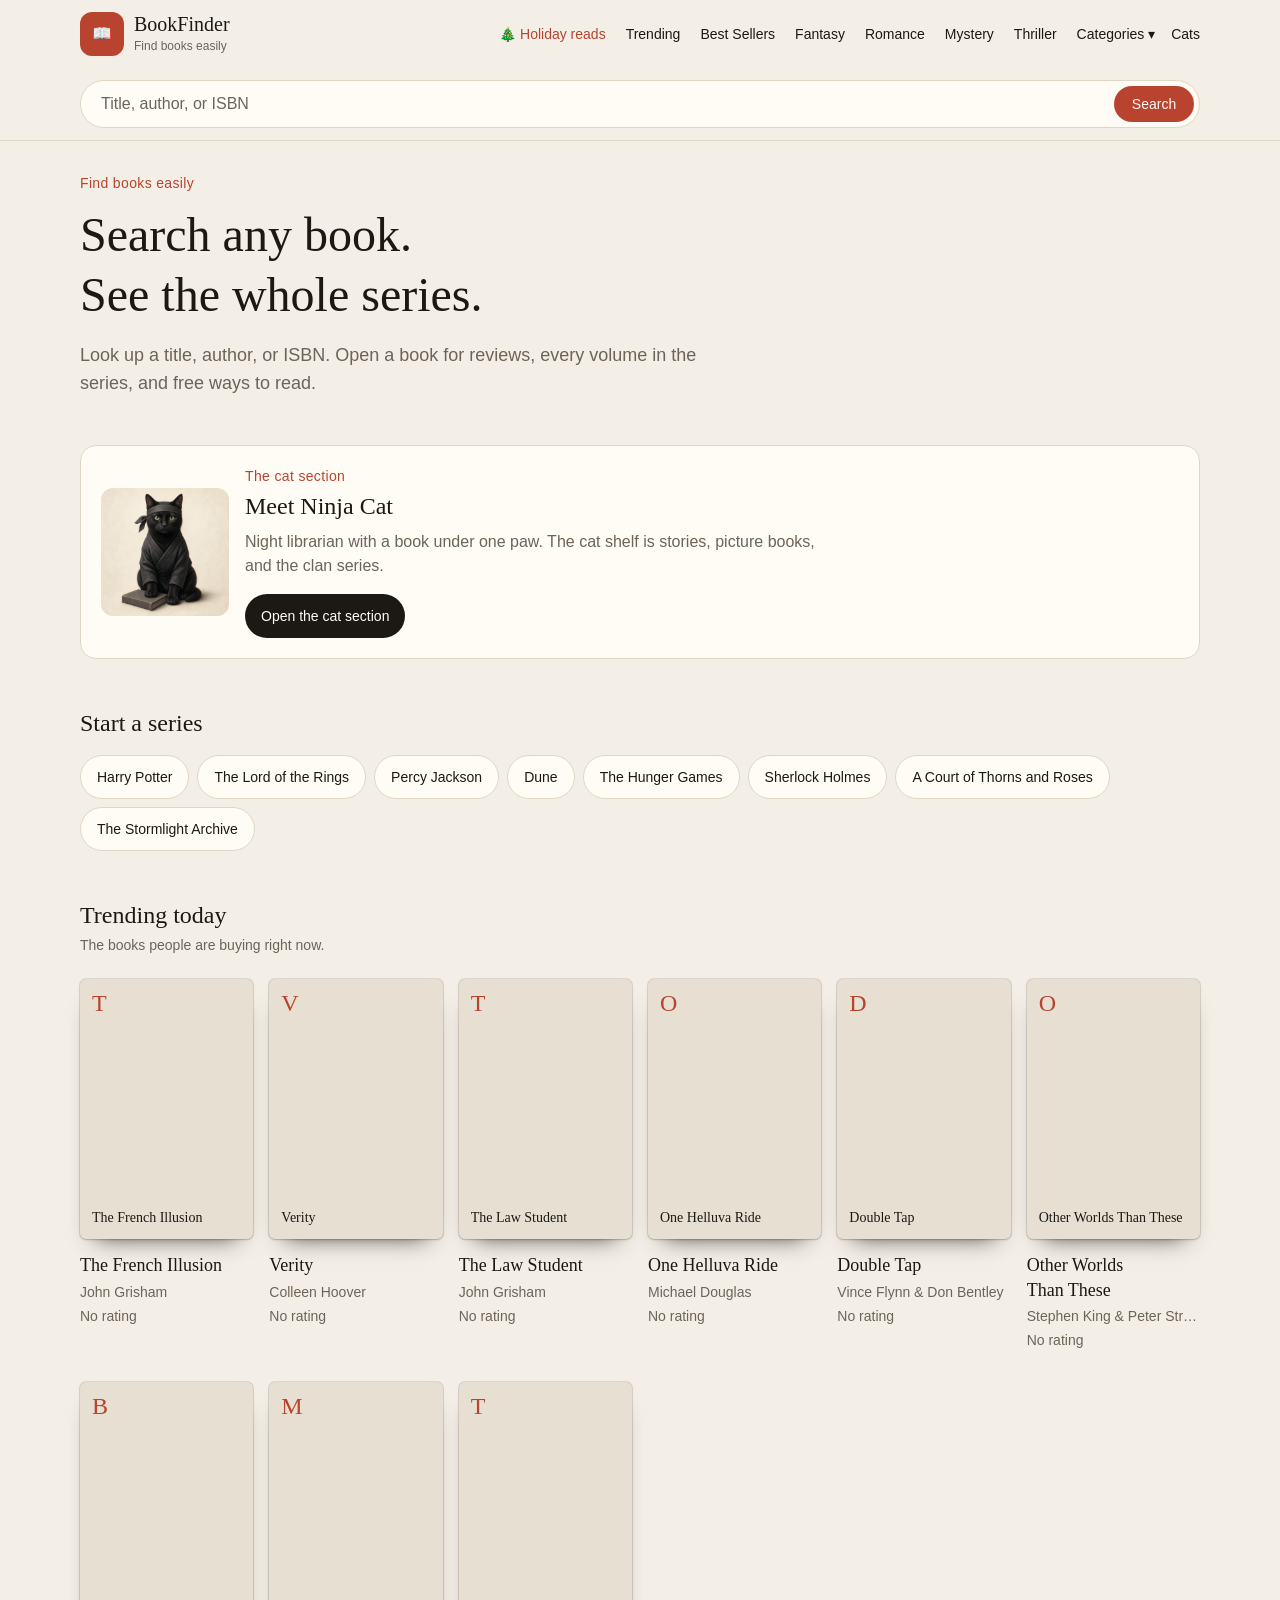
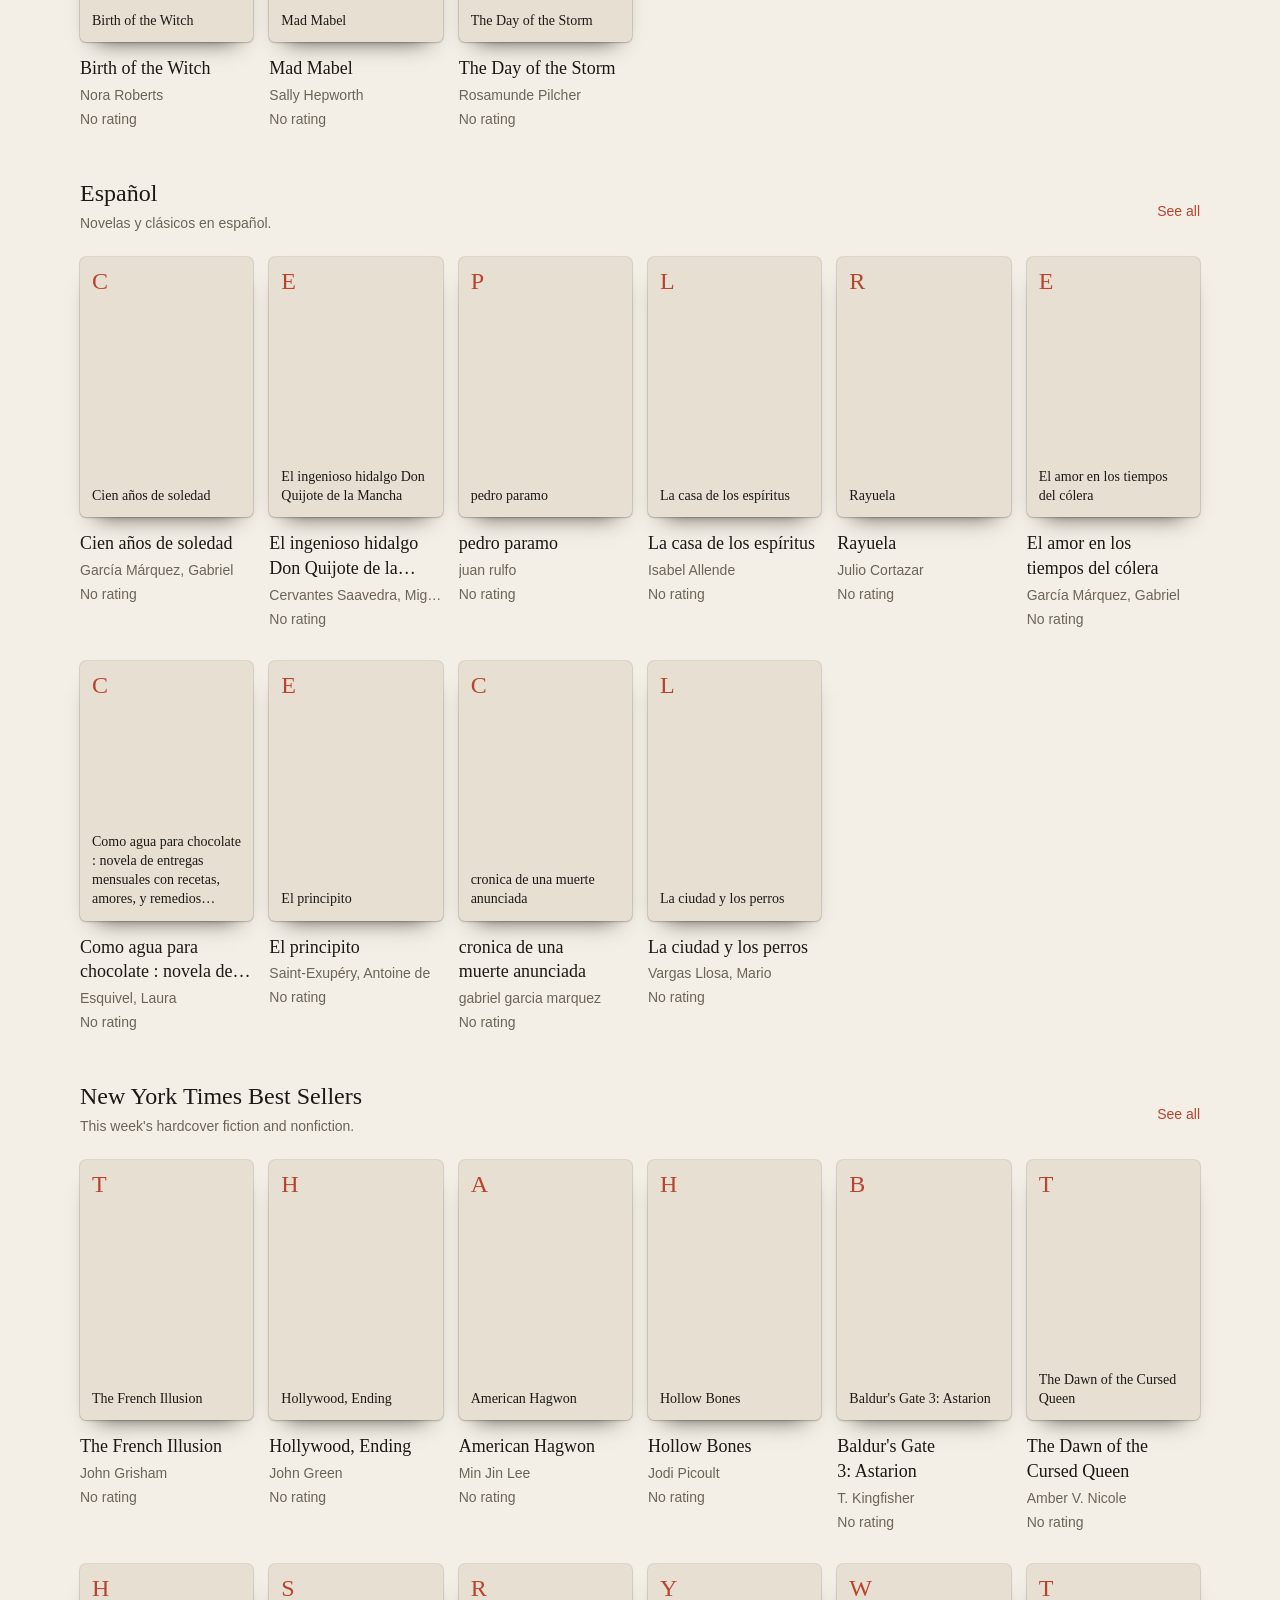
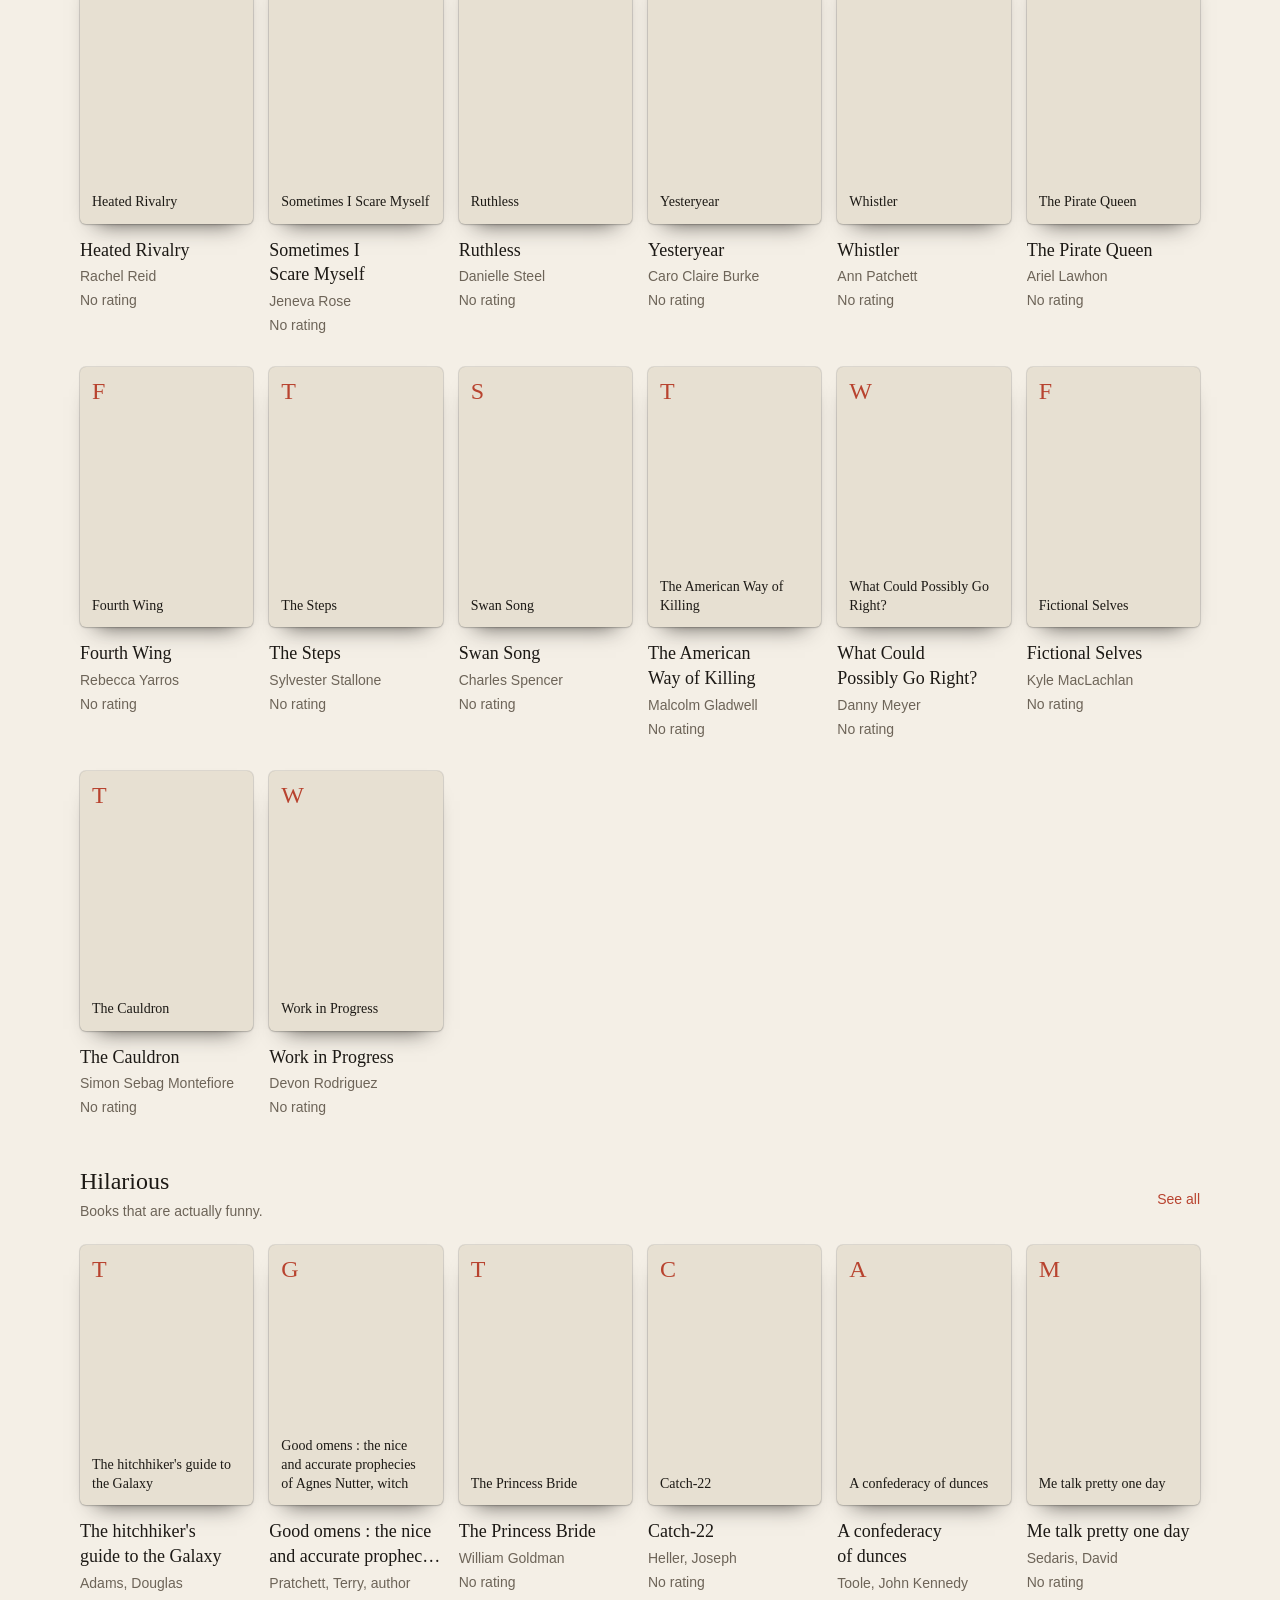
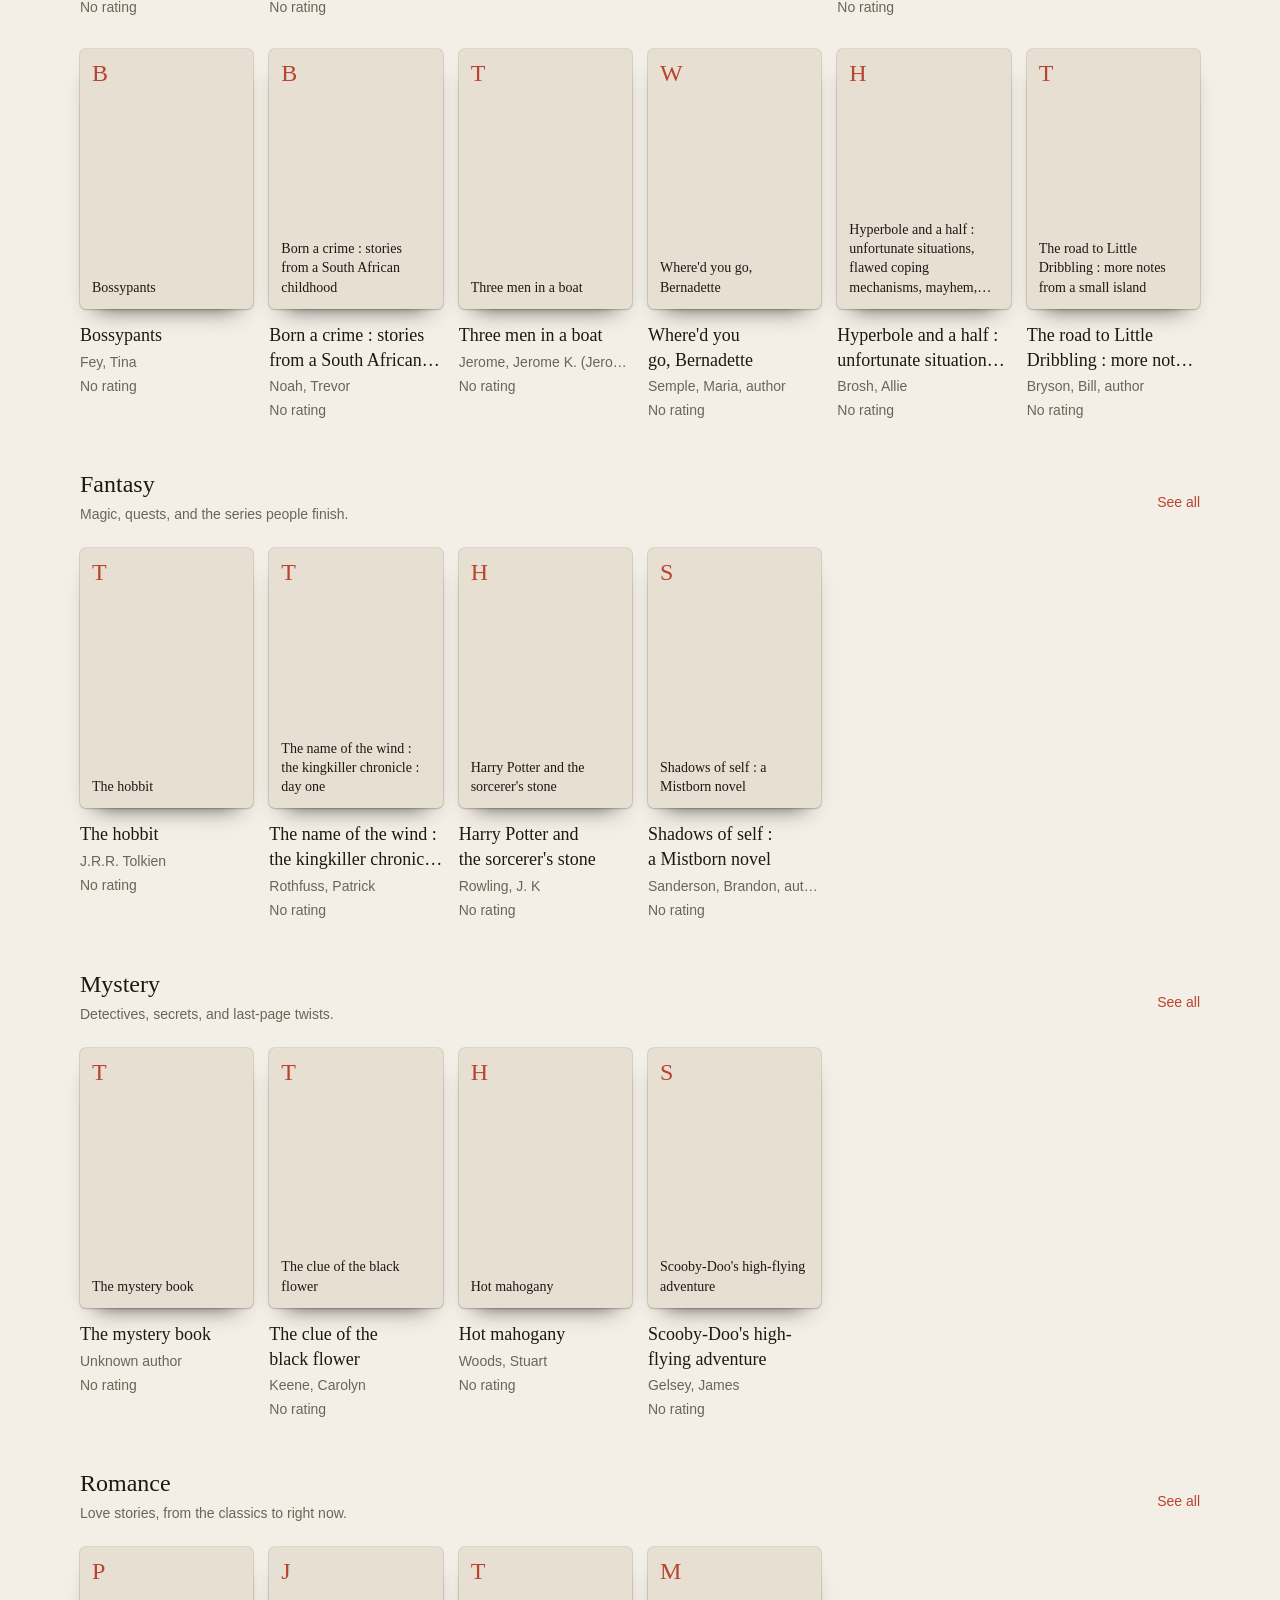
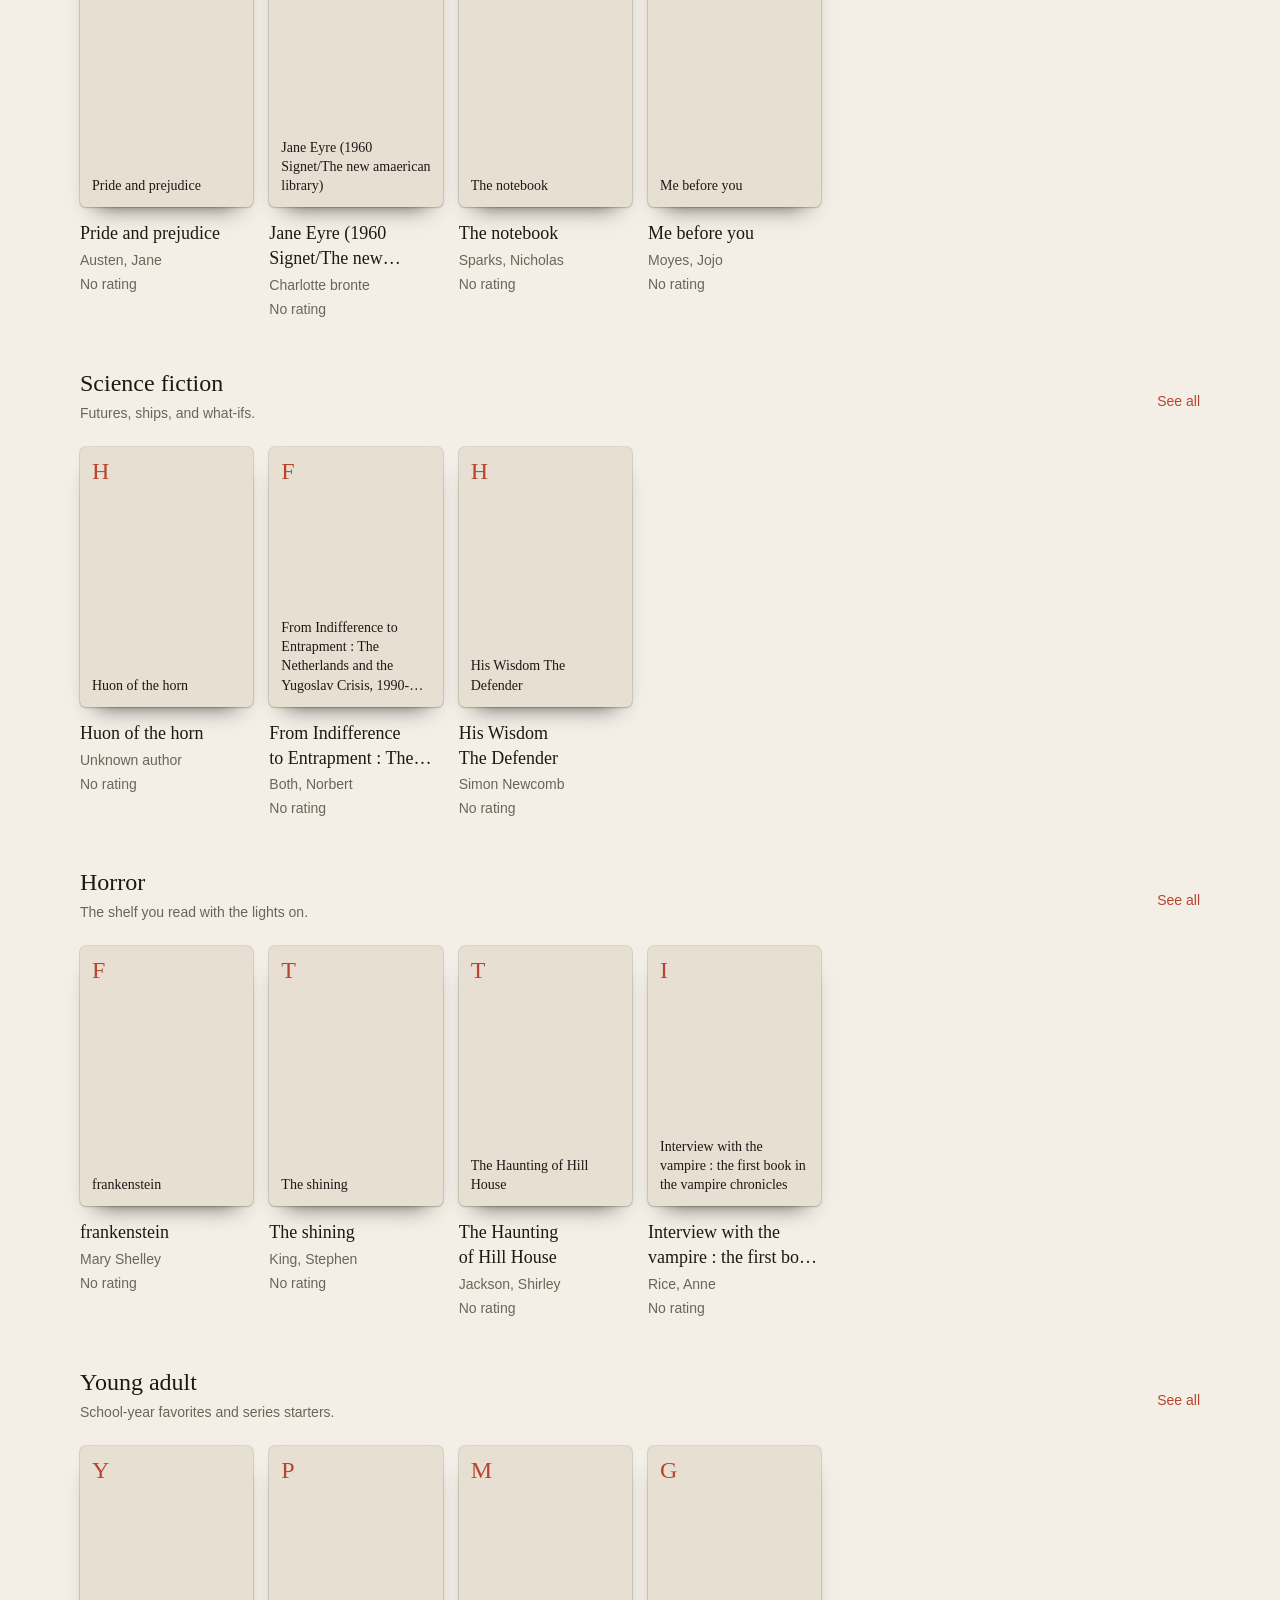
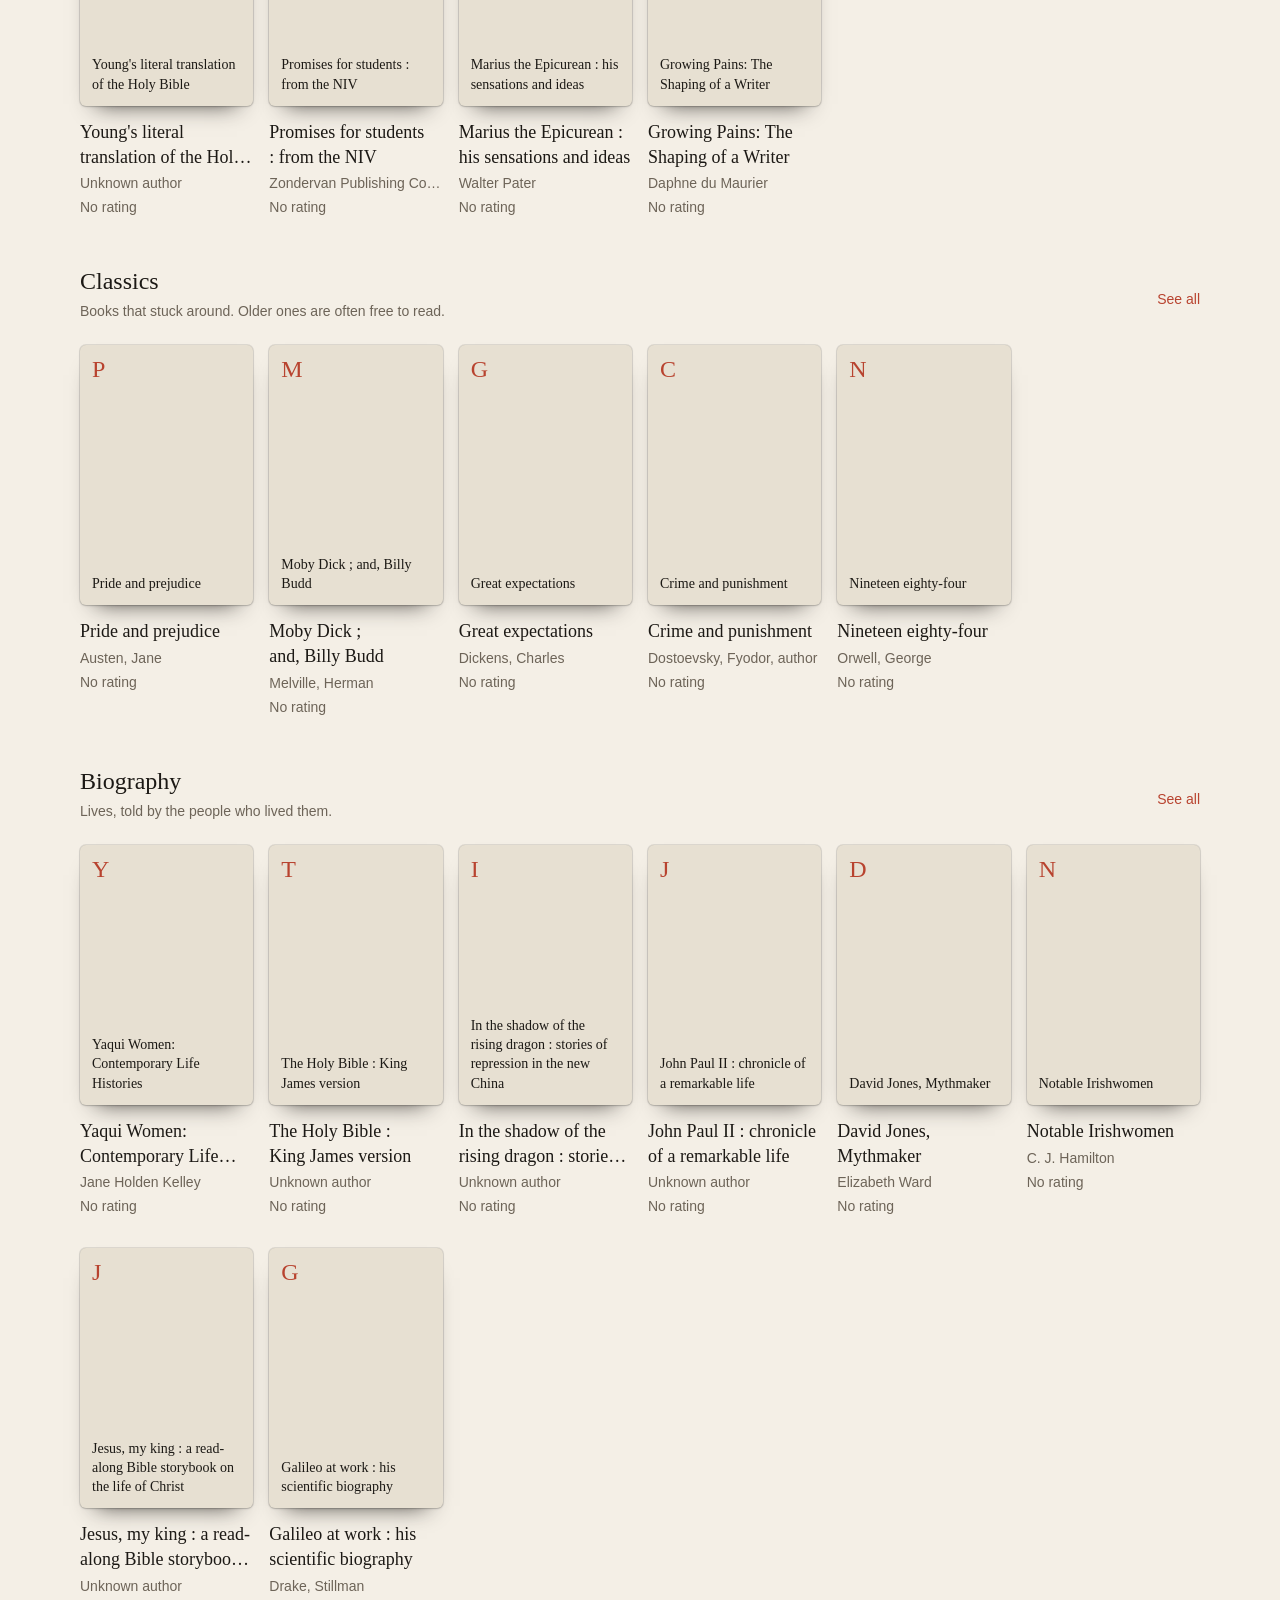
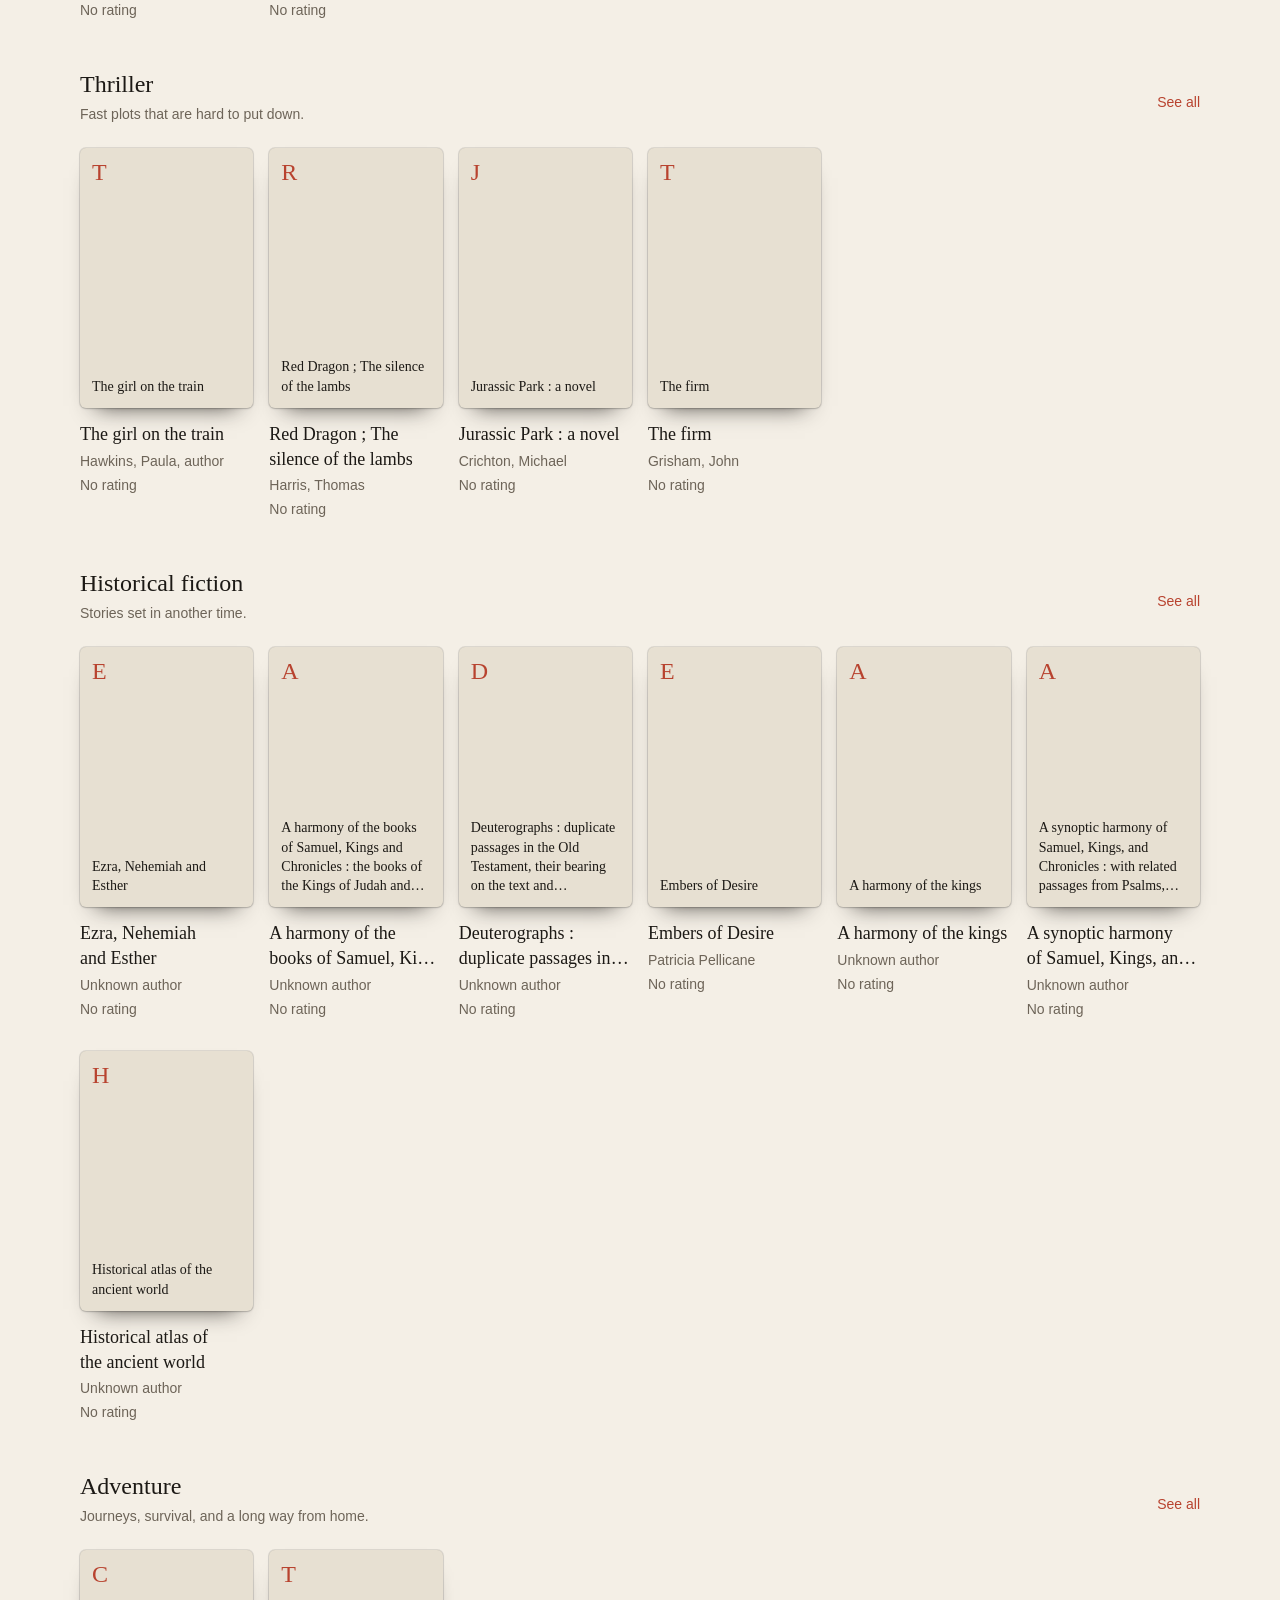
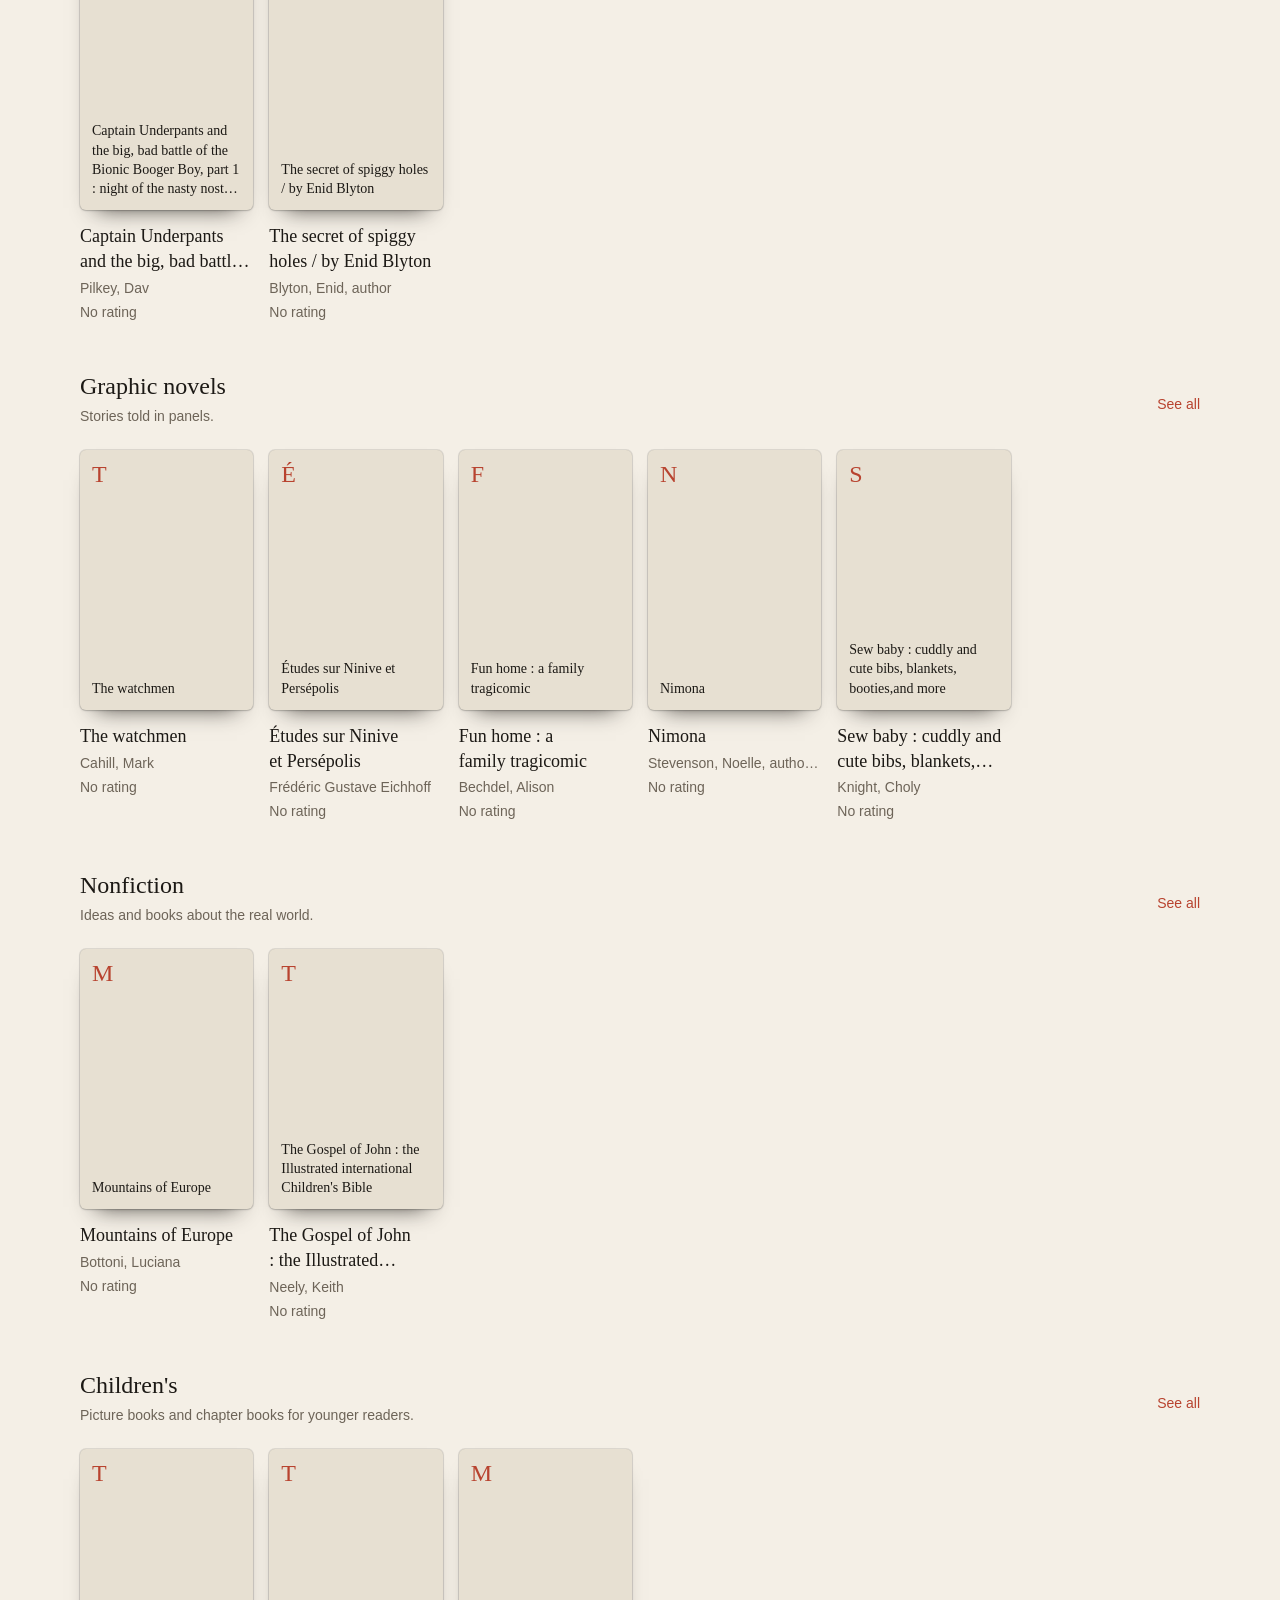
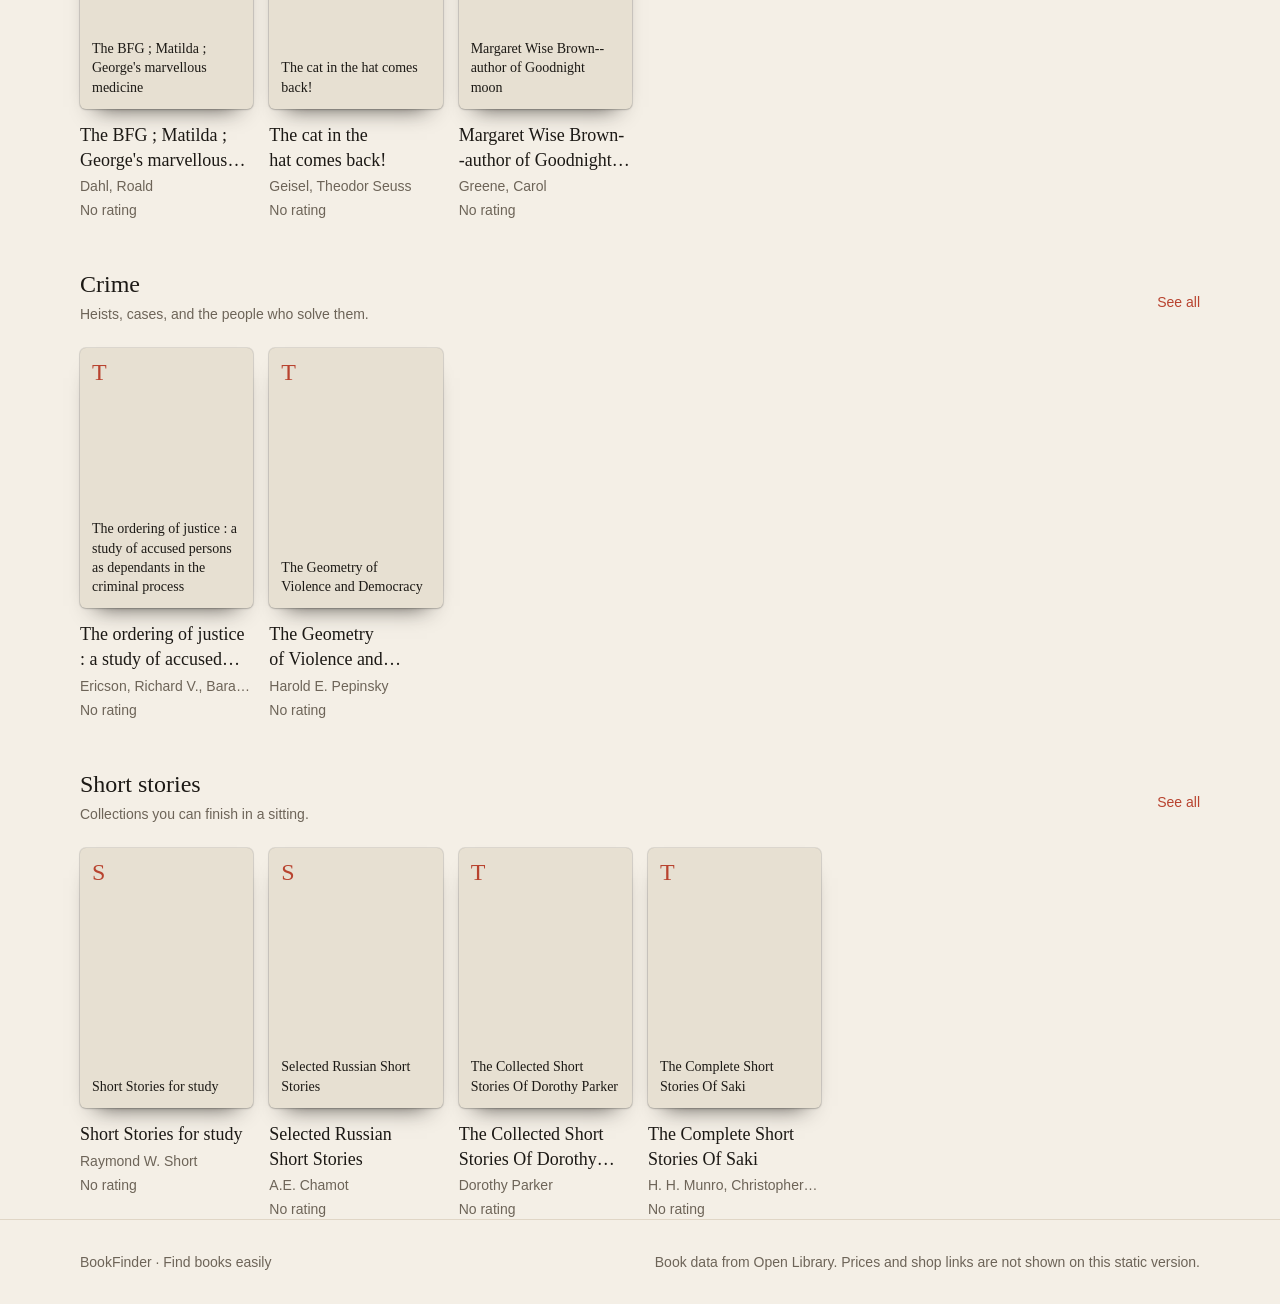
<file: index.html>
<!doctype html>
<html lang="en">
<head>
<meta charset="utf-8" />
<meta name="viewport" content="width=device-width, initial-scale=1" />
<title>BookFinder · Find books easily</title>
<meta name="description" content="Search any book, see the whole series. Find books easily." />
<meta property="og:image" content="og.jpg" />
<link rel="icon" href="favicon.svg" type="image/svg+xml" />
<link rel="stylesheet" href="styles.css" />
</head>
<body data-page="home">
<noscript>BookFinder needs JavaScript to show books.</noscript>
<script src="app.js"></script>
</body>
</html>
</file>
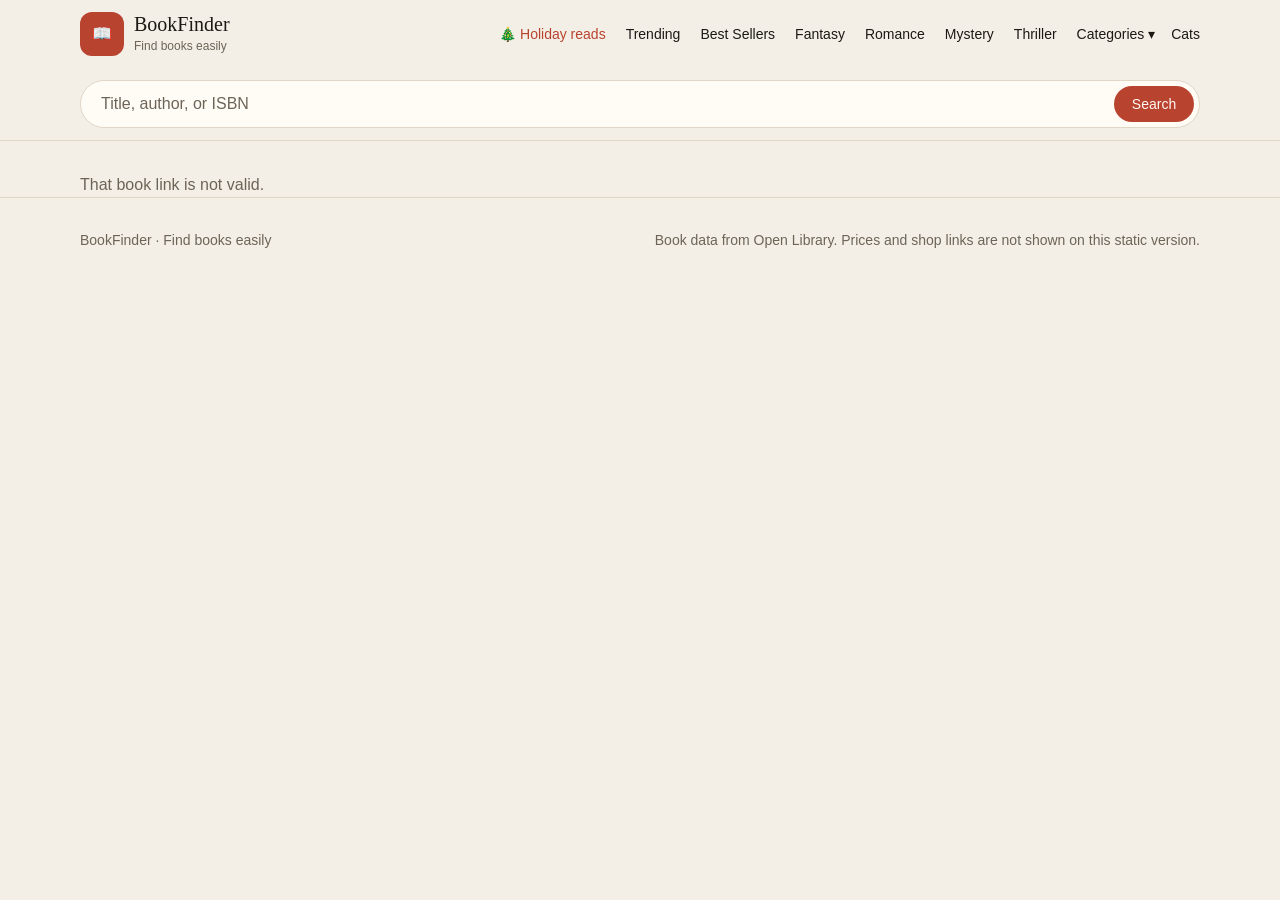
<file: book.html>
<!doctype html>
<html lang="en">
<head>
<meta charset="utf-8" />
<meta name="viewport" content="width=device-width, initial-scale=1" />
<title>Book · BookFinder</title>
<meta name="description" content="Search any book, see the whole series. Find books easily." />
<meta property="og:image" content="og.jpg" />
<link rel="icon" href="favicon.svg" type="image/svg+xml" />
<link rel="stylesheet" href="styles.css" />
</head>
<body data-page="book">
<noscript>BookFinder needs JavaScript to show books.</noscript>
<script src="app.js"></script>
</body>
</html>
</file>
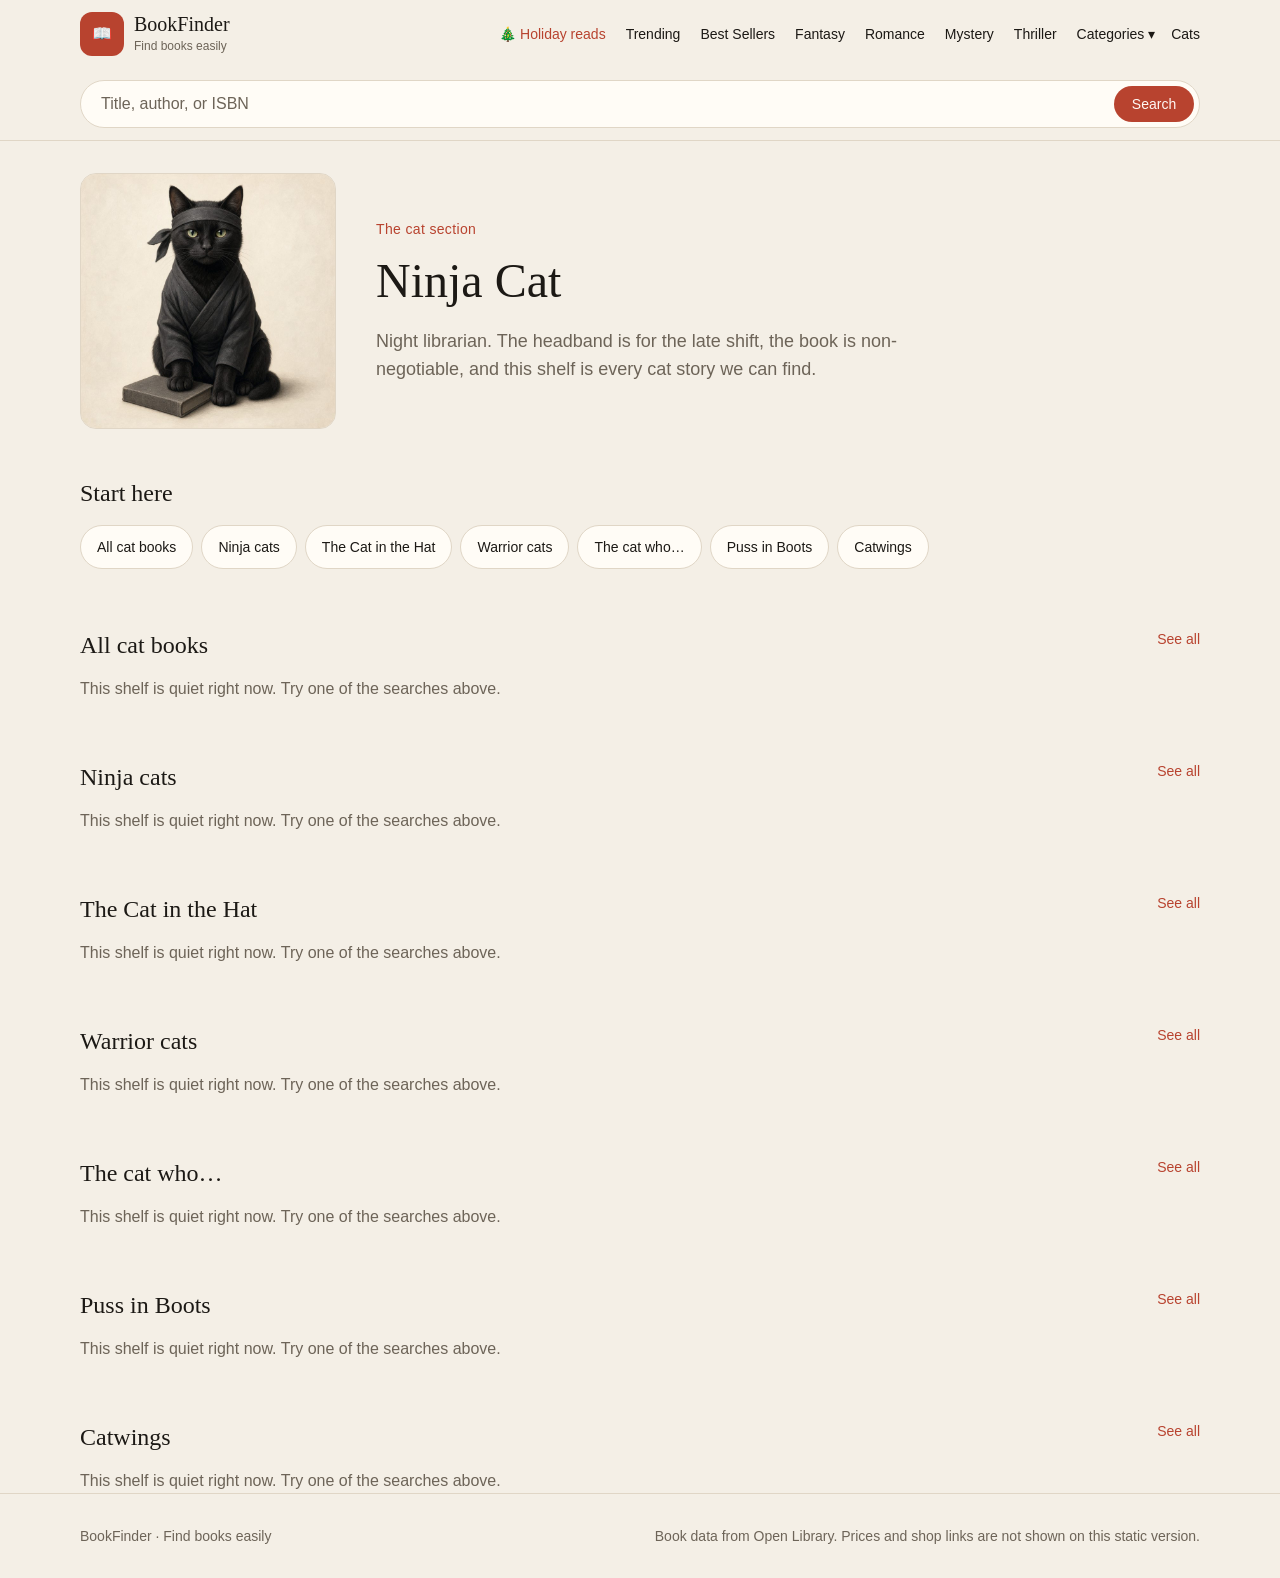
<file: cats.html>
<!doctype html>
<html lang="en">
<head>
<meta charset="utf-8" />
<meta name="viewport" content="width=device-width, initial-scale=1" />
<title>Cats · BookFinder</title>
<meta name="description" content="Search any book, see the whole series. Find books easily." />
<meta property="og:image" content="og.jpg" />
<link rel="icon" href="favicon.svg" type="image/svg+xml" />
<link rel="stylesheet" href="styles.css" />
</head>
<body data-page="cats">
<noscript>BookFinder needs JavaScript to show books.</noscript>
<script src="app.js"></script>
</body>
</html>
</file>
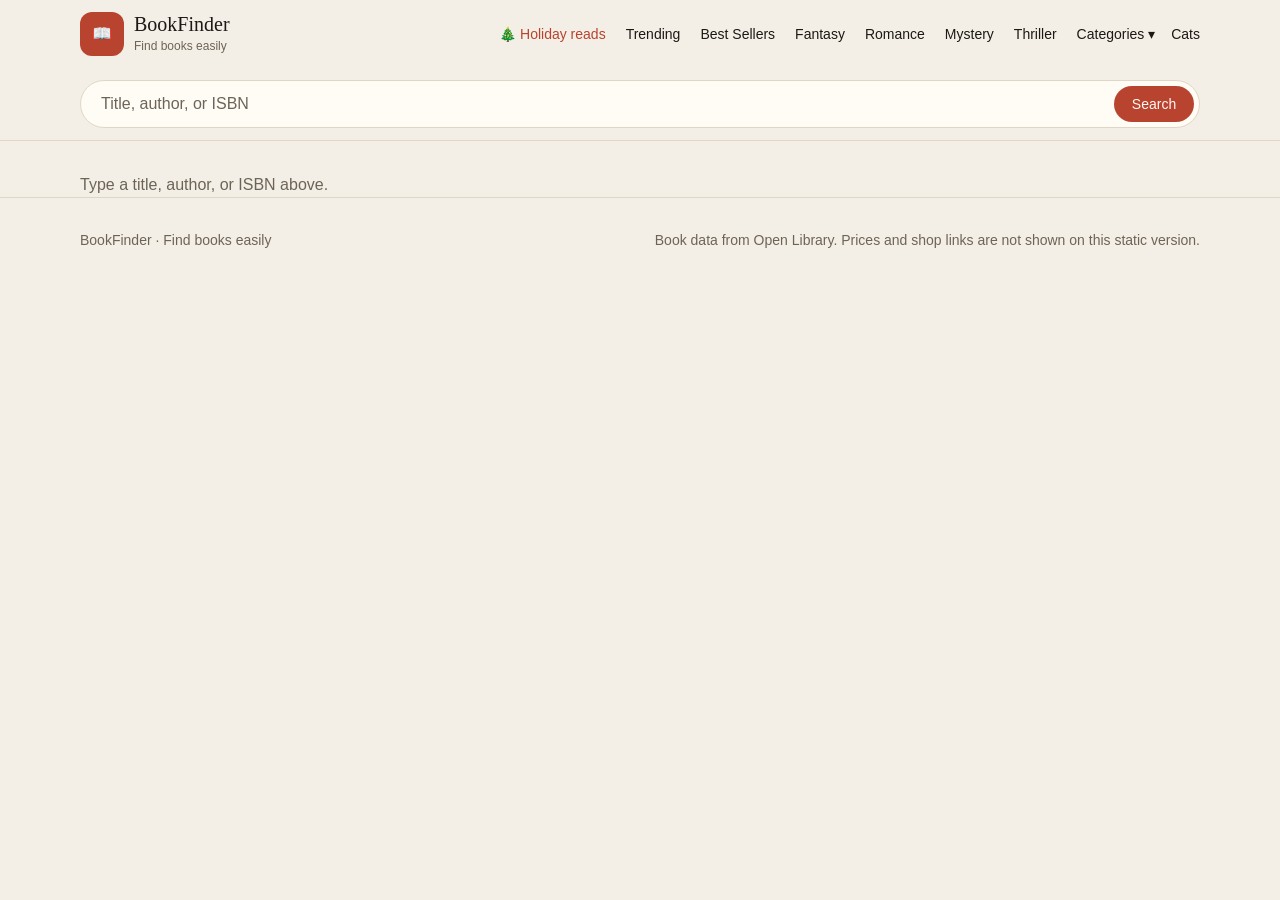
<file: search.html>
<!doctype html>
<html lang="en">
<head>
<meta charset="utf-8" />
<meta name="viewport" content="width=device-width, initial-scale=1" />
<title>Search · BookFinder</title>
<meta name="description" content="Search any book, see the whole series. Find books easily." />
<meta property="og:image" content="og.jpg" />
<link rel="icon" href="favicon.svg" type="image/svg+xml" />
<link rel="stylesheet" href="styles.css" />
</head>
<body data-page="search">
<noscript>BookFinder needs JavaScript to show books.</noscript>
<script src="app.js"></script>
</body>
</html>
</file>
<file: styles.css>
/*! tailwindcss v4.3.3 | MIT License | https://tailwindcss.com */
@layer properties{@supports (((-webkit-hyphens:none)) and (not (margin-trim:inline))) or ((-moz-orient:inline) and (not (color:rgb(from red r g b)))){*,:before,:after,::backdrop{--tw-translate-x:0;--tw-translate-y:0;--tw-translate-z:0;--tw-scale-x:1;--tw-scale-y:1;--tw-scale-z:1;--tw-rotate-x:initial;--tw-rotate-y:initial;--tw-rotate-z:initial;--tw-skew-x:initial;--tw-skew-y:initial;--tw-space-y-reverse:0;--tw-divide-y-reverse:0;--tw-border-style:solid;--tw-leading:initial;--tw-font-weight:initial;--tw-tracking:initial;--tw-ordinal:initial;--tw-slashed-zero:initial;--tw-numeric-figure:initial;--tw-numeric-spacing:initial;--tw-numeric-fraction:initial;--tw-shadow:0 0 #0000;--tw-shadow-color:initial;--tw-shadow-alpha:100%;--tw-inset-shadow:0 0 #0000;--tw-inset-shadow-color:initial;--tw-inset-shadow-alpha:100%;--tw-ring-color:initial;--tw-ring-shadow:0 0 #0000;--tw-inset-ring-color:initial;--tw-inset-ring-shadow:0 0 #0000;--tw-ring-inset:initial;--tw-ring-offset-width:0px;--tw-ring-offset-color:#fff;--tw-ring-offset-shadow:0 0 #0000;--tw-outline-style:solid;--tw-blur:initial;--tw-brightness:initial;--tw-contrast:initial;--tw-grayscale:initial;--tw-hue-rotate:initial;--tw-invert:initial;--tw-opacity:initial;--tw-saturate:initial;--tw-sepia:initial;--tw-drop-shadow:initial;--tw-drop-shadow-color:initial;--tw-drop-shadow-alpha:100%;--tw-drop-shadow-size:initial;--tw-backdrop-blur:initial;--tw-backdrop-brightness:initial;--tw-backdrop-contrast:initial;--tw-backdrop-grayscale:initial;--tw-backdrop-hue-rotate:initial;--tw-backdrop-invert:initial;--tw-backdrop-opacity:initial;--tw-backdrop-saturate:initial;--tw-backdrop-sepia:initial;--tw-duration:initial;--tw-ease:initial;--tw-content:""}}}@layer theme{:root,:host{--font-sans:"Instrument Sans", "Avenir Next", "Segoe UI", sans-serif;--font-serif:"Fraunces", "Iowan Old Style", Palatino, "Palatino Linotype", serif;--font-mono:ui-monospace, SFMono-Regular, Menlo, Monaco, Consolas, "Liberation Mono", "Courier New", monospace;--color-neutral-100:oklch(97% 0 none);--color-neutral-300:oklch(87% 0 none);--color-neutral-500:oklch(55.6% 0 none);--color-neutral-700:oklch(37.1% 0 none);--color-neutral-900:oklch(20.5% 0 none);--color-black:#000;--color-white:#fff;--spacing:.25rem;--container-sm:24rem;--container-md:28rem;--container-lg:32rem;--container-xl:36rem;--container-2xl:42rem;--container-3xl:48rem;--container-6xl:72rem;--text-xs:.75rem;--text-xs--line-height:calc(1 / .75);--text-sm:.875rem;--text-sm--line-height:calc(1.25 / .875);--text-base:1rem;--text-base--line-height:calc(1.5 / 1);--text-lg:1.125rem;--text-lg--line-height:calc(1.75 / 1.125);--text-xl:1.25rem;--text-xl--line-height:calc(1.75 / 1.25);--text-2xl:1.5rem;--text-2xl--line-height:calc(2 / 1.5);--text-3xl:1.875rem;--text-3xl--line-height:calc(2.25 / 1.875);--text-4xl:2.25rem;--text-4xl--line-height:calc(2.5 / 2.25);--text-5xl:3rem;--text-5xl--line-height:1;--font-weight-medium:500;--font-weight-semibold:600;--tracking-tight:-.025em;--tracking-wide:.025em;--leading-tight:1.25;--leading-snug:1.375;--leading-normal:1.5;--radius-xs:.125rem;--radius-sm:.25rem;--radius-md:.375rem;--radius-lg:.5rem;--radius-xl:.75rem;--radius-2xl:1rem;--ease-out:cubic-bezier(0, 0, .2, 1);--ease-in-out:cubic-bezier(.4, 0, .2, 1);--animate-pulse:pulse 2s cubic-bezier(.4, 0, .6, 1) infinite;--blur-sm:8px;--default-transition-duration:.15s;--default-transition-timing-function:cubic-bezier(.4, 0, .2, 1);--default-font-family:var(--font-sans);--default-mono-font-family:var(--font-mono);--color-paper:#f4efe6;--color-paper-deep:#e7e0d2;--color-card:#fffcf6;--color-ink:#1c1915;--color-muted:#6d6458;--color-line:#e0d6c6;--color-accent:#b8432f;--color-accent-ink:#fff8f4}}@layer base{*,:after,:before,::backdrop{box-sizing:border-box;border:0 solid;margin:0;padding:0}::file-selector-button{box-sizing:border-box;border:0 solid;margin:0;padding:0}html,:host{-webkit-text-size-adjust:100%;tab-size:4;line-height:1.5;font-family:var(--default-font-family,-apple-system, BlinkMacSystemFont, "Segoe UI", Roboto, "Helvetica Neue", "Noto Sans", Arial, sans-serif, "Apple Color Emoji", "Segoe UI Emoji", "Segoe UI Symbol", "Noto Color Emoji");font-feature-settings:var(--default-font-feature-settings,normal);font-variation-settings:var(--default-font-variation-settings,normal);-webkit-tap-highlight-color:transparent}hr{height:0;color:inherit;border-top-width:1px}abbr:where([title]){-webkit-text-decoration:underline dotted;text-decoration:underline dotted}h1,h2,h3,h4,h5,h6{font-size:inherit;font-weight:inherit}a{color:inherit;-webkit-text-decoration:inherit;-webkit-text-decoration:inherit;-webkit-text-decoration:inherit;-webkit-text-decoration:inherit;text-decoration:inherit}b,strong{font-weight:bolder}code,kbd,samp,pre{font-family:var(--default-mono-font-family,ui-monospace, SFMono-Regular, Menlo, Monaco, Consolas, "Liberation Mono", "Courier New", monospace);font-feature-settings:var(--default-mono-font-feature-settings,normal);font-variation-settings:var(--default-mono-font-variation-settings,normal);font-size:1em}small{font-size:80%}sub,sup{vertical-align:baseline;font-size:75%;line-height:0;position:relative}sub{bottom:-.25em}sup{top:-.5em}table{text-indent:0;border-color:inherit;border-collapse:collapse}:-moz-focusring:where(:not(iframe)){outline:auto}progress{vertical-align:baseline}summary{display:list-item}ol,ul,menu{list-style:none}img,svg,video,canvas,audio,iframe,embed,object{vertical-align:middle;display:block}img,video{max-width:100%;height:auto}button,input,select,optgroup,textarea{font:inherit;font-feature-settings:inherit;font-variation-settings:inherit;letter-spacing:inherit;color:inherit;opacity:1;background-color:#0000;border-radius:0}::file-selector-button{font:inherit;font-feature-settings:inherit;font-variation-settings:inherit;letter-spacing:inherit;color:inherit;opacity:1;background-color:#0000;border-radius:0}:where(select:is([multiple],[size])) optgroup{font-weight:bolder}:where(select:is([multiple],[size])) optgroup option{padding-inline-start:20px}::file-selector-button{margin-inline-end:4px}::placeholder{opacity:1}@supports (not ((-webkit-appearance:-apple-pay-button))) or (contain-intrinsic-size:1px){::placeholder{color:currentColor}@supports (color:color-mix(in lab, red, red)){::placeholder{color:color-mix(in oklab, currentcolor 50%, transparent)}}}textarea{resize:vertical}::-webkit-search-decoration{-webkit-appearance:none}::-webkit-date-and-time-value{min-height:1lh;text-align:inherit}::-webkit-datetime-edit{display:inline-flex}::-webkit-datetime-edit-fields-wrapper{padding:0}::-webkit-datetime-edit{padding-block:0}::-webkit-datetime-edit-year-field{padding-block:0}::-webkit-datetime-edit-month-field{padding-block:0}::-webkit-datetime-edit-day-field{padding-block:0}::-webkit-datetime-edit-hour-field{padding-block:0}::-webkit-datetime-edit-minute-field{padding-block:0}::-webkit-datetime-edit-second-field{padding-block:0}::-webkit-datetime-edit-millisecond-field{padding-block:0}::-webkit-datetime-edit-meridiem-field{padding-block:0}::-webkit-calendar-picker-indicator{line-height:1}:-moz-ui-invalid{box-shadow:none}button,input:where([type=button],[type=reset],[type=submit]){appearance:button}::file-selector-button{appearance:button}::-webkit-inner-spin-button{height:auto}::-webkit-outer-spin-button{height:auto}[hidden]:where(:not([hidden=until-found])){display:none!important}html{-webkit-font-smoothing:antialiased;-moz-osx-font-smoothing:grayscale;background:var(--color-paper);color:var(--color-ink)}body{font-family:var(--font-sans);min-height:100%}button:not(:disabled),[role=button]:not(:disabled){cursor:pointer}h1,h2,h3{text-wrap:balance}p{text-wrap:pretty}:focus-visible{outline:2px solid var(--color-accent);outline-offset:2px}}@layer components;@layer utilities{.pointer-events-none{pointer-events:none}.collapse{visibility:collapse}.invisible{visibility:hidden}.visible{visibility:visible}.sr-only{clip-path:inset(50%);white-space:nowrap;border-width:0;width:1px;height:1px;margin:-1px;padding:0;position:absolute;overflow:hidden}.absolute{position:absolute}.fixed{position:fixed}.relative{position:relative}.static{position:static}.sticky{position:sticky}.inset-0{inset:0}.top-0{top:0}.top-1\.5{top:calc(var(--spacing) * 1.5)}.top-1\/2{top:50%}.right-0{right:0}.right-1{right:var(--spacing)}.right-1\.5{right:calc(var(--spacing) * 1.5)}.right-2{right:calc(var(--spacing) * 2)}.right-3{right:calc(var(--spacing) * 3)}.right-4{right:calc(var(--spacing) * 4)}.bottom-1\.5{bottom:calc(var(--spacing) * 1.5)}.left-1{left:var(--spacing)}.left-2{left:calc(var(--spacing) * 2)}.left-3{left:calc(var(--spacing) * 3)}.left-4{left:calc(var(--spacing) * 4)}.z-20{z-index:20}.z-30{z-index:30}.col-span-2{grid-column:span 2/span 2}.container{width:100%}@media (width>=40rem){.container{max-width:40rem}}@media (width>=48rem){.container{max-width:48rem}}@media (width>=64rem){.container{max-width:64rem}}@media (width>=80rem){.container{max-width:80rem}}@media (width>=96rem){.container{max-width:96rem}}.-mx-4{margin-inline:calc(var(--spacing) * -4)}.mx-auto{margin-inline:auto}.mt-0\.5{margin-top:calc(var(--spacing) * .5)}.mt-1{margin-top:var(--spacing)}.mt-2{margin-top:calc(var(--spacing) * 2)}.mt-3{margin-top:calc(var(--spacing) * 3)}.mt-4{margin-top:calc(var(--spacing) * 4)}.mt-5{margin-top:calc(var(--spacing) * 5)}.mt-8{margin-top:calc(var(--spacing) * 8)}.mt-10{margin-top:calc(var(--spacing) * 10)}.mb-1{margin-bottom:var(--spacing)}.ml-px{margin-left:1px}.line-clamp-2{-webkit-line-clamp:2;-webkit-box-orient:vertical;display:-webkit-box;overflow:hidden}.line-clamp-4{-webkit-line-clamp:4;-webkit-box-orient:vertical;display:-webkit-box;overflow:hidden}.block{display:block}.flex{display:flex}.grid{display:grid}.hidden{display:none}.inline{display:inline}.inline-flex{display:inline-flex}.table{display:table}.aspect-2\/3{aspect-ratio:2/3}.aspect-square{aspect-ratio:1}.size-3\.5{width:calc(var(--spacing) * 3.5);height:calc(var(--spacing) * 3.5)}.size-4{width:calc(var(--spacing) * 4);height:calc(var(--spacing) * 4)}.size-5{width:calc(var(--spacing) * 5);height:calc(var(--spacing) * 5)}.size-10{width:calc(var(--spacing) * 10);height:calc(var(--spacing) * 10)}.size-11{width:calc(var(--spacing) * 11);height:calc(var(--spacing) * 11)}.h-1\.5{height:calc(var(--spacing) * 1.5)}.h-4{height:calc(var(--spacing) * 4)}.h-8{height:calc(var(--spacing) * 8)}.h-10{height:calc(var(--spacing) * 10)}.h-12{height:calc(var(--spacing) * 12)}.h-14{height:calc(var(--spacing) * 14)}.h-28{height:calc(var(--spacing) * 28)}.h-full{height:100%}.max-h-\[min\(24rem\,70vh\)\]{max-height:min(24rem,70vh)}.min-h-11{min-height:calc(var(--spacing) * 11)}.min-h-16{min-height:calc(var(--spacing) * 16)}.min-h-screen{min-height:100vh}.w-1\/3{width:33.3333%}.w-2\/3{width:66.6667%}.w-3{width:calc(var(--spacing) * 3)}.w-4\/5{width:80%}.w-8{width:calc(var(--spacing) * 8)}.w-28{width:calc(var(--spacing) * 28)}.w-36{width:calc(var(--spacing) * 36)}.w-40{width:calc(var(--spacing) * 40)}.w-48{width:calc(var(--spacing) * 48)}.w-80{width:calc(var(--spacing) * 80)}.w-full{width:100%}.max-w-2xl{max-width:var(--container-2xl)}.max-w-3xl{max-width:var(--container-3xl)}.max-w-6xl{max-width:var(--container-6xl)}.max-w-64{max-width:calc(var(--spacing) * 64)}.max-w-\[calc\(100vw-2rem\)\]{max-width:calc(100vw - 2rem)}.max-w-lg{max-width:var(--container-lg)}.max-w-md{max-width:var(--container-md)}.max-w-sm{max-width:var(--container-sm)}.max-w-xl{max-width:var(--container-xl)}.min-w-0{min-width:0}.min-w-20{min-width:calc(var(--spacing) * 20)}.flex-1{flex:1}.shrink{flex-shrink:1}.shrink-0{flex-shrink:0}.-translate-y-1\/2{--tw-translate-y:calc(calc(1 / 2 * 100%) * -1);translate:var(--tw-translate-x) var(--tw-translate-y)}.scale-100{--tw-scale-x:100%;--tw-scale-y:100%;--tw-scale-z:100%;scale:var(--tw-scale-x) var(--tw-scale-y)}.scale-\[0\.25\]{scale:.25}.rotate-180{rotate:180deg}.transform{transform:var(--tw-rotate-x,) var(--tw-rotate-y,) var(--tw-rotate-z,) var(--tw-skew-x,) var(--tw-skew-y,)}.animate-pulse{animation:var(--animate-pulse)}.cursor-pointer{cursor:pointer}.resize{resize:both}.snap-start{scroll-snap-align:start}.scroll-mt-28{scroll-margin-top:calc(var(--spacing) * 28)}.grid-cols-2{grid-template-columns:repeat(2,minmax(0,1fr))}.grid-cols-3{grid-template-columns:repeat(3,minmax(0,1fr))}.grid-cols-\[1fr_auto\]{grid-template-columns:1fr auto}.grid-cols-\[5\.5rem_1fr\]{grid-template-columns:5.5rem 1fr}.flex-col{flex-direction:column}.flex-wrap{flex-wrap:wrap}.place-items-center{place-items:center}.items-center{align-items:center}.items-end{align-items:flex-end}.justify-between{justify-content:space-between}.justify-center{justify-content:center}.justify-end{justify-content:flex-end}.gap-0\.5{gap:calc(var(--spacing) * .5)}.gap-1{gap:var(--spacing)}.gap-1\.5{gap:calc(var(--spacing) * 1.5)}.gap-2{gap:calc(var(--spacing) * 2)}.gap-2\.5{gap:calc(var(--spacing) * 2.5)}.gap-3{gap:calc(var(--spacing) * 3)}.gap-4{gap:calc(var(--spacing) * 4)}.gap-5{gap:calc(var(--spacing) * 5)}.gap-6{gap:calc(var(--spacing) * 6)}.gap-8{gap:calc(var(--spacing) * 8)}.gap-10{gap:calc(var(--spacing) * 10)}.gap-12{gap:calc(var(--spacing) * 12)}:where(.space-y-3>:not(:last-child)){--tw-space-y-reverse:0;margin-block-start:calc(calc(var(--spacing) * 3) * var(--tw-space-y-reverse));margin-block-end:calc(calc(var(--spacing) * 3) * calc(1 - var(--tw-space-y-reverse)))}.gap-x-2{column-gap:calc(var(--spacing) * 2)}.gap-x-4{column-gap:calc(var(--spacing) * 4)}.gap-y-2{row-gap:calc(var(--spacing) * 2)}.gap-y-8{row-gap:calc(var(--spacing) * 8)}:where(.divide-y>:not(:last-child)){--tw-divide-y-reverse:0;border-bottom-style:var(--tw-border-style);border-top-style:var(--tw-border-style);border-top-width:calc(1px * var(--tw-divide-y-reverse));border-bottom-width:calc(1px * calc(1 - var(--tw-divide-y-reverse)))}:where(.divide-line>:not(:last-child)){border-color:var(--color-line)}.truncate{text-overflow:ellipsis;white-space:nowrap;overflow:hidden}.overflow-hidden{overflow:hidden}.overflow-x-auto{overflow-x:auto}.overflow-y-auto{overflow-y:auto}.rounded{border-radius:.25rem}.rounded-2xl{border-radius:var(--radius-2xl)}.rounded-full{border-radius:2147483647px}.rounded-lg{border-radius:var(--radius-lg)}.rounded-md{border-radius:var(--radius-md)}.rounded-xl{border-radius:var(--radius-xl)}.border{border-style:var(--tw-border-style);border-width:1px}.border-t{border-top-style:var(--tw-border-style);border-top-width:1px}.border-b{border-bottom-style:var(--tw-border-style);border-bottom-width:1px}.border-l-2{border-left-style:var(--tw-border-style);border-left-width:2px}.border-accent{border-color:var(--color-accent)}.border-line{border-color:var(--color-line)}.border-neutral-300{border-color:var(--color-neutral-300)}.bg-accent{background-color:var(--color-accent)}.bg-black{background-color:var(--color-black)}.bg-black\/10{background-color:#0000001a}@supports (color:color-mix(in lab, red, red)){.bg-black\/10{background-color:color-mix(in oklab, var(--color-black) 10%, transparent)}}.bg-card{background-color:var(--color-card)}.bg-ink{background-color:var(--color-ink)}.bg-paper{background-color:var(--color-paper)}.bg-paper-deep{background-color:var(--color-paper-deep)}.bg-paper\/95{background-color:#f4efe6f2}@supports (color:color-mix(in lab, red, red)){.bg-paper\/95{background-color:color-mix(in oklab, var(--color-paper) 95%, transparent)}}.fill-accent{fill:var(--color-accent)}.object-cover{object-fit:cover}.p-2{padding:calc(var(--spacing) * 2)}.p-3{padding:calc(var(--spacing) * 3)}.p-4{padding:calc(var(--spacing) * 4)}.p-6{padding:calc(var(--spacing) * 6)}.p-8{padding:calc(var(--spacing) * 8)}.p-\[16px\]{padding:16px}.px-1{padding-inline:var(--spacing)}.px-2{padding-inline:calc(var(--spacing) * 2)}.px-2\.5{padding-inline:calc(var(--spacing) * 2.5)}.px-4{padding-inline:calc(var(--spacing) * 4)}.px-5{padding-inline:calc(var(--spacing) * 5)}.px-6{padding-inline:calc(var(--spacing) * 6)}.py-0\.5{padding-block:calc(var(--spacing) * .5)}.py-2{padding-block:calc(var(--spacing) * 2)}.py-3{padding-block:calc(var(--spacing) * 3)}.py-4{padding-block:calc(var(--spacing) * 4)}.py-8{padding-block:calc(var(--spacing) * 8)}.py-10{padding-block:calc(var(--spacing) * 10)}.pt-6{padding-top:calc(var(--spacing) * 6)}.pt-\[env\(safe-area-inset-top\)\]{padding-top:env(safe-area-inset-top)}.pr-3\.5{padding-right:calc(var(--spacing) * 3.5)}.pr-28{padding-right:calc(var(--spacing) * 28)}.pb-2{padding-bottom:calc(var(--spacing) * 2)}.pb-3{padding-bottom:calc(var(--spacing) * 3)}.pb-\[max\(4rem\,env\(safe-area-inset-bottom\)\)\]{padding-bottom:max(4rem, env(safe-area-inset-bottom))}.pl-4{padding-left:calc(var(--spacing) * 4)}.pl-12{padding-left:calc(var(--spacing) * 12)}.text-center{text-align:center}.text-right{text-align:right}.font-serif{font-family:var(--font-serif)}.text-2xl{font-size:var(--text-2xl);line-height:var(--tw-leading,var(--text-2xl--line-height))}.text-3xl{font-size:var(--text-3xl);line-height:var(--tw-leading,var(--text-3xl--line-height))}.text-4xl{font-size:var(--text-4xl);line-height:var(--tw-leading,var(--text-4xl--line-height))}.text-base{font-size:var(--text-base);line-height:var(--tw-leading,var(--text-base--line-height))}.text-lg{font-size:var(--text-lg);line-height:var(--tw-leading,var(--text-lg--line-height))}.text-sm{font-size:var(--text-sm);line-height:var(--tw-leading,var(--text-sm--line-height))}.text-xl{font-size:var(--text-xl);line-height:var(--tw-leading,var(--text-xl--line-height))}.text-xs{font-size:var(--text-xs);line-height:var(--tw-leading,var(--text-xs--line-height))}.text-\[13px\]{font-size:13px}.leading-6{--tw-leading:calc(var(--spacing) * 6);line-height:calc(var(--spacing) * 6)}.leading-7{--tw-leading:calc(var(--spacing) * 7);line-height:calc(var(--spacing) * 7)}.leading-none{--tw-leading:1;line-height:1}.leading-snug{--tw-leading:var(--leading-snug);line-height:var(--leading-snug)}.leading-tight{--tw-leading:var(--leading-tight);line-height:var(--leading-tight)}.font-medium{--tw-font-weight:var(--font-weight-medium);font-weight:var(--font-weight-medium)}.font-semibold{--tw-font-weight:var(--font-weight-semibold);font-weight:var(--font-weight-semibold)}.tracking-wide{--tw-tracking:var(--tracking-wide);letter-spacing:var(--tracking-wide)}.text-balance{text-wrap:balance}.text-wrap{text-wrap:wrap}.break-words{overflow-wrap:break-word}.text-accent{color:var(--color-accent)}.text-accent-ink{color:var(--color-accent-ink)}.text-card{color:var(--color-card)}.text-ink{color:var(--color-ink)}.text-line{color:var(--color-line)}.text-muted{color:var(--color-muted)}.text-neutral-500{color:var(--color-neutral-500)}.text-white{color:var(--color-white)}.tabular-nums{--tw-numeric-spacing:tabular-nums;font-variant-numeric:var(--tw-ordinal,) var(--tw-slashed-zero,) var(--tw-numeric-figure,) var(--tw-numeric-spacing,) var(--tw-numeric-fraction,)}.underline{text-decoration-line:underline}.decoration-line{-webkit-text-decoration-color:var(--color-line);-webkit-text-decoration-color:var(--color-line);-webkit-text-decoration-color:var(--color-line);text-decoration-color:var(--color-line)}.underline-offset-4{text-underline-offset:4px}.antialiased{-webkit-font-smoothing:antialiased;-moz-osx-font-smoothing:grayscale}.opacity-0{opacity:0}.opacity-70{opacity:.7}.opacity-100{opacity:1}.shadow{--tw-shadow:0 1px 3px 0 var(--tw-shadow-color,#0000001a), 0 1px 2px -1px var(--tw-shadow-color,#0000001a);box-shadow:var(--tw-inset-shadow), var(--tw-inset-ring-shadow), var(--tw-ring-offset-shadow), var(--tw-ring-shadow), var(--tw-shadow)}.shadow-\[0_14px_22px_-16px_rgba\(28\,25\,21\,0\.85\)\,0_1px_2px_rgba\(28\,25\,21\,0\.18\)\]{--tw-shadow:0 14px 22px -16px var(--tw-shadow-color,#1c1915d9), 0 1px 2px var(--tw-shadow-color,#1c19152e);box-shadow:var(--tw-inset-shadow), var(--tw-inset-ring-shadow), var(--tw-ring-offset-shadow), var(--tw-ring-shadow), var(--tw-shadow)}.ring,.ring-1{--tw-ring-shadow:var(--tw-ring-inset,) 0 0 0 calc(1px + var(--tw-ring-offset-width)) var(--tw-ring-color,currentcolor);box-shadow:var(--tw-inset-shadow), var(--tw-inset-ring-shadow), var(--tw-ring-offset-shadow), var(--tw-ring-shadow), var(--tw-shadow)}.ring-2{--tw-ring-shadow:var(--tw-ring-inset,) 0 0 0 calc(2px + var(--tw-ring-offset-width)) var(--tw-ring-color,currentcolor);box-shadow:var(--tw-inset-shadow), var(--tw-inset-ring-shadow), var(--tw-ring-offset-shadow), var(--tw-ring-shadow), var(--tw-shadow)}.ring-accent{--tw-ring-color:var(--color-accent)}.ring-ink\/10{--tw-ring-color:#1c19151a}@supports (color:color-mix(in lab, red, red)){.ring-ink\/10{--tw-ring-color:color-mix(in oklab, var(--color-ink) 10%, transparent)}}.ring-offset-2{--tw-ring-offset-width:2px;--tw-ring-offset-shadow:var(--tw-ring-inset,) 0 0 0 var(--tw-ring-offset-width) var(--tw-ring-offset-color)}.ring-offset-paper{--tw-ring-offset-color:var(--color-paper)}.outline,.outline-1{outline-style:var(--tw-outline-style);outline-width:1px}.-outline-offset-1{outline-offset:calc(1px * -1)}.outline-black\/10{outline-color:#0000001a}@supports (color:color-mix(in lab, red, red)){.outline-black\/10{outline-color:color-mix(in oklab, var(--color-black) 10%, transparent)}}.blur{--tw-blur:blur(8px);filter:var(--tw-blur,) var(--tw-brightness,) var(--tw-contrast,) var(--tw-grayscale,) var(--tw-hue-rotate,) var(--tw-invert,) var(--tw-saturate,) var(--tw-sepia,) var(--tw-drop-shadow,)}.blur-\[4px\]{--tw-blur:blur(4px);filter:var(--tw-blur,) var(--tw-brightness,) var(--tw-contrast,) var(--tw-grayscale,) var(--tw-hue-rotate,) var(--tw-invert,) var(--tw-saturate,) var(--tw-sepia,) var(--tw-drop-shadow,)}.blur-none{--tw-blur: ;filter:var(--tw-blur,) var(--tw-brightness,) var(--tw-contrast,) var(--tw-grayscale,) var(--tw-hue-rotate,) var(--tw-invert,) var(--tw-saturate,) var(--tw-sepia,) var(--tw-drop-shadow,)}.grayscale{--tw-grayscale:grayscale(100%);filter:var(--tw-blur,) var(--tw-brightness,) var(--tw-contrast,) var(--tw-grayscale,) var(--tw-hue-rotate,) var(--tw-invert,) var(--tw-saturate,) var(--tw-sepia,) var(--tw-drop-shadow,)}.invert{--tw-invert:invert(100%);filter:var(--tw-blur,) var(--tw-brightness,) var(--tw-contrast,) var(--tw-grayscale,) var(--tw-hue-rotate,) var(--tw-invert,) var(--tw-saturate,) var(--tw-sepia,) var(--tw-drop-shadow,)}.sepia{--tw-sepia:sepia(100%);filter:var(--tw-blur,) var(--tw-brightness,) var(--tw-contrast,) var(--tw-grayscale,) var(--tw-hue-rotate,) var(--tw-invert,) var(--tw-saturate,) var(--tw-sepia,) var(--tw-drop-shadow,)}.filter{filter:var(--tw-blur,) var(--tw-brightness,) var(--tw-contrast,) var(--tw-grayscale,) var(--tw-hue-rotate,) var(--tw-invert,) var(--tw-saturate,) var(--tw-sepia,) var(--tw-drop-shadow,)}.backdrop-blur-sm{--tw-backdrop-blur:blur(var(--blur-sm));-webkit-backdrop-filter:var(--tw-backdrop-blur,) var(--tw-backdrop-brightness,) var(--tw-backdrop-contrast,) var(--tw-backdrop-grayscale,) var(--tw-backdrop-hue-rotate,) var(--tw-backdrop-invert,) var(--tw-backdrop-opacity,) var(--tw-backdrop-saturate,) var(--tw-backdrop-sepia,);backdrop-filter:var(--tw-backdrop-blur,) var(--tw-backdrop-brightness,) var(--tw-backdrop-contrast,) var(--tw-backdrop-grayscale,) var(--tw-backdrop-hue-rotate,) var(--tw-backdrop-invert,) var(--tw-backdrop-opacity,) var(--tw-backdrop-saturate,) var(--tw-backdrop-sepia,)}.transition{transition-property:color,background-color,border-color,outline-color,text-decoration-color,fill,stroke,--tw-gradient-from,--tw-gradient-via,--tw-gradient-to,opacity,box-shadow,transform,translate,scale,rotate,filter,-webkit-backdrop-filter,backdrop-filter,display,content-visibility,overlay,pointer-events;transition-timing-function:var(--tw-ease,var(--default-transition-timing-function));transition-duration:var(--tw-duration,var(--default-transition-duration))}.transition-\[box-shadow\]{transition-property:box-shadow;transition-timing-function:var(--tw-ease,var(--default-transition-timing-function));transition-duration:var(--tw-duration,var(--default-transition-duration))}.transition-\[opacity\,filter\,scale\]{transition-property:opacity,filter,scale;transition-timing-function:var(--tw-ease,var(--default-transition-timing-function));transition-duration:var(--tw-duration,var(--default-transition-duration))}.transition-\[scale\,background-color\]{transition-property:scale,background-color;transition-timing-function:var(--tw-ease,var(--default-transition-timing-function));transition-duration:var(--tw-duration,var(--default-transition-duration))}.transition-\[scale\,opacity\,filter\]{transition-property:scale,opacity,filter;transition-timing-function:var(--tw-ease,var(--default-transition-timing-function));transition-duration:var(--tw-duration,var(--default-transition-duration))}.transition-transform{transition-property:transform,translate,scale,rotate;transition-timing-function:var(--tw-ease,var(--default-transition-timing-function));transition-duration:var(--tw-duration,var(--default-transition-duration))}.duration-150{--tw-duration:.15s;transition-duration:.15s}.duration-200{--tw-duration:.2s;transition-duration:.2s}.duration-300{--tw-duration:.3s;transition-duration:.3s}.ease-\[cubic-bezier\(0\.2\,0\,0\,1\)\]{--tw-ease:cubic-bezier(.2,0,0,1);transition-timing-function:cubic-bezier(.2,0,0,1)}.ease-out{--tw-ease:var(--ease-out);transition-timing-function:var(--ease-out)}@media (hover:hover){.group-hover\:-translate-y-1:is(:where(.group):hover *){--tw-translate-y:calc(var(--spacing) * -1);translate:var(--tw-translate-x) var(--tw-translate-y)}.group-hover\:text-accent:is(:where(.group):hover *){color:var(--color-accent)}.group-hover\:shadow-\[0_18px_28px_-14px_rgba\(28\,25\,21\,0\.9\)\]:is(:where(.group):hover *){--tw-shadow:0 18px 28px -14px var(--tw-shadow-color,#1c1915e6);box-shadow:var(--tw-inset-shadow), var(--tw-inset-ring-shadow), var(--tw-ring-offset-shadow), var(--tw-ring-shadow), var(--tw-shadow)}}.placeholder\:text-muted::placeholder{color:var(--color-muted)}.after\:absolute:after{content:var(--tw-content);position:absolute}.after\:top-1\/2:after{content:var(--tw-content);top:50%}.after\:left-1\/2:after{content:var(--tw-content);left:50%}.after\:size-10:after{content:var(--tw-content);width:calc(var(--spacing) * 10);height:calc(var(--spacing) * 10)}.after\:-translate-1\/2:after{content:var(--tw-content);--tw-translate-x:calc(calc(1 / 2 * 100%) * -1);--tw-translate-y:calc(calc(1 / 2 * 100%) * -1);translate:var(--tw-translate-x) var(--tw-translate-y)}@media (hover:hover){.hover\:border-ink:hover{border-color:var(--color-ink)}.hover\:bg-neutral-100:hover{background-color:var(--color-neutral-100)}.hover\:bg-paper:hover{background-color:var(--color-paper)}.hover\:bg-paper-deep:hover{background-color:var(--color-paper-deep)}.hover\:text-ink:hover{color:var(--color-ink)}.hover\:underline:hover{text-decoration-line:underline}}.active\:scale-\[0\.96\]:active,.active\:not-disabled\:scale-\[0\.96\]:active:not(:disabled){scale:.96}.disabled\:cursor-wait:disabled{cursor:wait}.disabled\:no-underline:disabled{text-decoration-line:none}@media (width>=40rem){.sm\:order-2{order:2}.sm\:order-3{order:3}.sm\:col-span-1{grid-column:span 1/span 1}.sm\:mx-0{margin-inline:0}.sm\:mt-4{margin-top:calc(var(--spacing) * 4)}.sm\:mt-6{margin-top:calc(var(--spacing) * 6)}.sm\:block{display:block}.sm\:grid{display:grid}.sm\:hidden{display:none}.sm\:inline{display:inline}.sm\:size-11{width:calc(var(--spacing) * 11);height:calc(var(--spacing) * 11)}.sm\:w-32{width:calc(var(--spacing) * 32)}.sm\:w-auto{width:auto}.sm\:max-w-none{max-width:none}.sm\:grid-cols-3{grid-template-columns:repeat(3,minmax(0,1fr))}.sm\:grid-cols-4{grid-template-columns:repeat(4,minmax(0,1fr))}.sm\:grid-cols-\[8rem_1fr\]{grid-template-columns:8rem 1fr}.sm\:grid-cols-\[11rem_1fr\]{grid-template-columns:11rem 1fr}.sm\:grid-cols-\[16rem_1fr\]{grid-template-columns:16rem 1fr}.sm\:grid-cols-\[auto_1fr_auto\]{grid-template-columns:auto 1fr auto}.sm\:flex-row{flex-direction:row}.sm\:items-center{align-items:center}.sm\:items-end{align-items:flex-end}.sm\:justify-between{justify-content:space-between}.sm\:gap-6{gap:calc(var(--spacing) * 6)}.sm\:gap-8{gap:calc(var(--spacing) * 8)}.sm\:gap-10{gap:calc(var(--spacing) * 10)}.sm\:gap-12{gap:calc(var(--spacing) * 12)}.sm\:gap-x-4{column-gap:calc(var(--spacing) * 4)}.sm\:gap-y-8{row-gap:calc(var(--spacing) * 8)}.sm\:overflow-visible{overflow:visible}.sm\:p-5{padding:calc(var(--spacing) * 5)}.sm\:px-0{padding-inline:0}.sm\:px-3{padding-inline:calc(var(--spacing) * 3)}.sm\:py-3{padding-block:calc(var(--spacing) * 3)}.sm\:pt-8{padding-top:calc(var(--spacing) * 8)}.sm\:pb-0{padding-bottom:0}.sm\:text-4xl{font-size:var(--text-4xl);line-height:var(--tw-leading,var(--text-4xl--line-height))}.sm\:text-5xl{font-size:var(--text-5xl);line-height:var(--tw-leading,var(--text-5xl--line-height))}.sm\:text-lg{font-size:var(--text-lg);line-height:var(--tw-leading,var(--text-lg--line-height))}.sm\:text-xl{font-size:var(--text-xl);line-height:var(--tw-leading,var(--text-xl--line-height))}}@media (width>=64rem){.lg\:grid-cols-2{grid-template-columns:repeat(2,minmax(0,1fr))}.lg\:grid-cols-4{grid-template-columns:repeat(4,minmax(0,1fr))}.lg\:grid-cols-6{grid-template-columns:repeat(6,minmax(0,1fr))}.lg\:grid-cols-8{grid-template-columns:repeat(8,minmax(0,1fr))}.lg\:grid-cols-\[16rem_1fr\]{grid-template-columns:16rem 1fr}}@media (prefers-color-scheme:dark){.dark\:border-neutral-700{border-color:var(--color-neutral-700)}.dark\:bg-white\/20{background-color:#fff3}@supports (color:color-mix(in lab, red, red)){.dark\:bg-white\/20{background-color:color-mix(in oklab, var(--color-white) 20%, transparent)}}.dark\:outline-white\/10{outline-color:#ffffff1a}@supports (color:color-mix(in lab, red, red)){.dark\:outline-white\/10{outline-color:color-mix(in oklab, var(--color-white) 10%, transparent)}}@media (hover:hover){.dark\:hover\:bg-neutral-900:hover{background-color:var(--color-neutral-900)}}}}html.dark{--lightningcss-light: ;--lightningcss-dark:initial;color-scheme:dark;--color-paper:#1a1613;--color-paper-deep:#2a241e;--color-card:#241f1b;--color-ink:#f4efe6;--color-muted:#b3a89a;--color-line:#3c342c;--color-accent:#e07a64;--color-accent-ink:#1a1613}.shelf-row{scroll-snap-type:x mandatory;scrollbar-width:none}.shelf-row::-webkit-scrollbar{display:none}@media (width>=640px){.shelf-row{scroll-snap-type:none}}@media (prefers-reduced-motion:reduce){html{scroll-behavior:auto}*,:before,:after{transition-duration:.01ms!important;animation-duration:.01ms!important}}@property --tw-translate-x{syntax:"*";inherits:false;initial-value:0}@property --tw-translate-y{syntax:"*";inherits:false;initial-value:0}@property --tw-translate-z{syntax:"*";inherits:false;initial-value:0}@property --tw-scale-x{syntax:"*";inherits:false;initial-value:1}@property --tw-scale-y{syntax:"*";inherits:false;initial-value:1}@property --tw-scale-z{syntax:"*";inherits:false;initial-value:1}@property --tw-rotate-x{syntax:"*";inherits:false}@property --tw-rotate-y{syntax:"*";inherits:false}@property --tw-rotate-z{syntax:"*";inherits:false}@property --tw-skew-x{syntax:"*";inherits:false}@property --tw-skew-y{syntax:"*";inherits:false}@property --tw-space-y-reverse{syntax:"*";inherits:false;initial-value:0}@property --tw-divide-y-reverse{syntax:"*";inherits:false;initial-value:0}@property --tw-border-style{syntax:"*";inherits:false;initial-value:solid}@property --tw-leading{syntax:"*";inherits:false}@property --tw-font-weight{syntax:"*";inherits:false}@property --tw-tracking{syntax:"*";inherits:false}@property --tw-ordinal{syntax:"*";inherits:false}@property --tw-slashed-zero{syntax:"*";inherits:false}@property --tw-numeric-figure{syntax:"*";inherits:false}@property --tw-numeric-spacing{syntax:"*";inherits:false}@property --tw-numeric-fraction{syntax:"*";inherits:false}@property --tw-shadow{syntax:"*";inherits:false;initial-value:0 0 #0000}@property --tw-shadow-color{syntax:"*";inherits:false}@property --tw-shadow-alpha{syntax:"<percentage>";inherits:false;initial-value:100%}@property --tw-inset-shadow{syntax:"*";inherits:false;initial-value:0 0 #0000}@property --tw-inset-shadow-color{syntax:"*";inherits:false}@property --tw-inset-shadow-alpha{syntax:"<percentage>";inherits:false;initial-value:100%}@property --tw-ring-color{syntax:"*";inherits:false}@property --tw-ring-shadow{syntax:"*";inherits:false;initial-value:0 0 #0000}@property --tw-inset-ring-color{syntax:"*";inherits:false}@property --tw-inset-ring-shadow{syntax:"*";inherits:false;initial-value:0 0 #0000}@property --tw-ring-inset{syntax:"*";inherits:false}@property --tw-ring-offset-width{syntax:"<length>";inherits:false;initial-value:0}@property --tw-ring-offset-color{syntax:"*";inherits:false;initial-value:#fff}@property --tw-ring-offset-shadow{syntax:"*";inherits:false;initial-value:0 0 #0000}@property --tw-outline-style{syntax:"*";inherits:false;initial-value:solid}@property --tw-blur{syntax:"*";inherits:false}@property --tw-brightness{syntax:"*";inherits:false}@property --tw-contrast{syntax:"*";inherits:false}@property --tw-grayscale{syntax:"*";inherits:false}@property --tw-hue-rotate{syntax:"*";inherits:false}@property --tw-invert{syntax:"*";inherits:false}@property --tw-opacity{syntax:"*";inherits:false}@property --tw-saturate{syntax:"*";inherits:false}@property --tw-sepia{syntax:"*";inherits:false}@property --tw-drop-shadow{syntax:"*";inherits:false}@property --tw-drop-shadow-color{syntax:"*";inherits:false}@property --tw-drop-shadow-alpha{syntax:"<percentage>";inherits:false;initial-value:100%}@property --tw-drop-shadow-size{syntax:"*";inherits:false}@property --tw-backdrop-blur{syntax:"*";inherits:false}@property --tw-backdrop-brightness{syntax:"*";inherits:false}@property --tw-backdrop-contrast{syntax:"*";inherits:false}@property --tw-backdrop-grayscale{syntax:"*";inherits:false}@property --tw-backdrop-hue-rotate{syntax:"*";inherits:false}@property --tw-backdrop-invert{syntax:"*";inherits:false}@property --tw-backdrop-opacity{syntax:"*";inherits:false}@property --tw-backdrop-saturate{syntax:"*";inherits:false}@property --tw-backdrop-sepia{syntax:"*";inherits:false}@property --tw-duration{syntax:"*";inherits:false}@property --tw-ease{syntax:"*";inherits:false}@property --tw-content{syntax:"*";inherits:false;initial-value:""}@keyframes pulse{50%{opacity:.5}}
</file>
